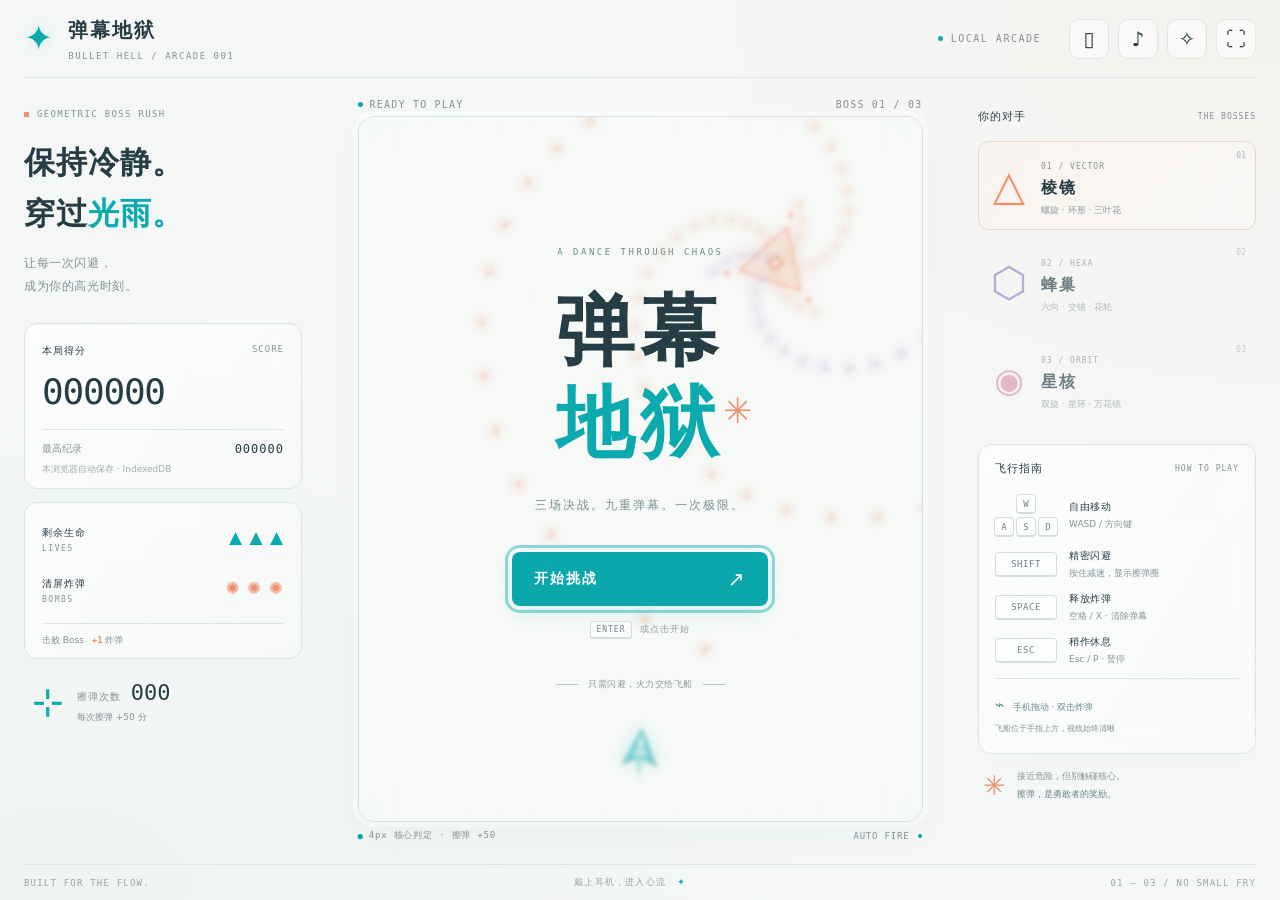
<file: index.html>
<!DOCTYPE html>
<html lang="zh-CN">
<head>
  <meta charset="UTF-8">
  <meta name="viewport" content="width=device-width, initial-scale=1, viewport-fit=cover">
  <meta name="theme-color" content="#f5f7f7">
  <meta name="description" content="弹幕地狱：浅色霓虹 Boss Rush 街机游戏。三场决战，九重弹幕。">
  <title>弹幕地狱 · BULLET HELL</title>
  <link rel="icon" href="data:image/svg+xml,%3Csvg xmlns='http://www.w3.org/2000/svg' viewBox='0 0 64 64'%3E%3Cpath fill='%2310b6ba' d='M32 5 56 55 32 43 8 55Z'/%3E%3C/svg%3E">
  <link rel="stylesheet" href="style.css">
  <link rel="stylesheet" href="responsive.css">
</head>
<body>
  <div class="app">
    <header class="header">
      <a class="brand" href="./" aria-label="弹幕地狱首页"><span class="brand-mark">✦</span><span>弹幕地狱<small>BULLET HELL / ARCADE 001</small></span></a>
      <div class="header-actions"><span class="local-tag"><i></i> LOCAL ARCADE</span><button id="layout-button" class="icon-button" title="专注竖屏布局" aria-label="专注竖屏布局" aria-pressed="false">▯</button><button id="sound-button" class="icon-button" title="切换音效 · M" aria-label="关闭音效" aria-pressed="true">♪</button><button id="fx-button" class="icon-button" title="减少闪光与震动" aria-label="减少闪光与震动" aria-pressed="false">✧</button><button id="fullscreen-button" class="icon-button" title="全屏" aria-label="全屏">⛶</button></div>
    </header>
    <main class="layout">
      <aside class="left-column">
        <div class="edition"><span class="tiny-square"></span> GEOMETRIC BOSS RUSH</div>
        <h1 class="tagline">保持冷静。<br>穿过<span>光雨。</span></h1>
        <p class="intro-copy">让每一次闪避，<br>成为你的高光时刻。</p>
        <section class="score-card glass"><div class="label">本局得分 <span>SCORE</span></div><div id="score" class="score-number">000000</div><div class="score-bottom"><span>最高纪录</span><strong id="best-score">000000</strong></div><div class="storage-note" id="storage-status">本浏览器自动保存</div></section>
        <section class="resources glass"><div class="resource-row"><div><span class="label">剩余生命</span><small>LIVES</small></div><div id="lives" class="resource-icons cyan">▲ ▲ ▲</div></div><div class="resource-row"><div><span class="label">清屏炸弹</span><small>BOMBS</small></div><div id="bombs" class="resource-icons orange">✺ ✺ ✺</div></div><div class="resource-foot">击败 Boss <b>+1</b> 炸弹</div></section>
        <div class="graze-card"><span class="graze-symbol">⊹</span><div><span class="label">擦弹次数</span><strong id="graze-count">000</strong><small>每次擦弹 +50 分</small></div></div>
      </aside>
      <section class="game-column" aria-label="游戏区域">
        <div class="arena-top"><span><i></i><span id="arena-status">READY TO PLAY</span></span><span id="run-counter">BOSS 01 / 03</span></div>
        <div id="mobile-hud" class="mobile-hud"><div><small>本局得分</small><strong id="mobile-score">000000</strong></div><div><small>最高纪录</small><strong id="mobile-best">000000</strong></div><div><small>生命</small><strong id="mobile-lives">▲▲▲</strong></div><div><small>炸弹</small><strong id="mobile-bombs">✺ 3</strong></div></div>
        <div class="arena" id="arena">
          <canvas id="game" width="640" height="800" tabindex="-1" aria-label="弹幕地狱游戏画面"></canvas>
          <div class="scanlines" aria-hidden="true"></div>
          <div id="boss-hud" class="boss-hud hidden"><div class="boss-hud-row"><span id="boss-name">01 / 棱镜</span><span id="phase-name">PHASE 01</span></div><div class="health-track"><div id="health-fill"></div><i></i><i></i></div><div class="pattern-name" id="pattern-name">螺旋序曲</div></div>
          <div id="overlay" class="overlay">
            <div id="start-screen" class="screen start-screen"><div class="menu-kicker">A DANCE THROUGH CHAOS</div><div class="menu-title">弹幕<span>地狱<span class="title-star">✳</span></span></div><p class="menu-subtitle">三场决战。九重弹幕。一次极限。</p><button id="start-button" class="primary-button">开始挑战 <span>↗</span></button><div class="start-hint"><span class="keyboard-hint"><kbd>ENTER</kbd> 或点击开始</span><span class="touch-hint">轻触开始 · 拖动飞行 · 双击炸弹</span></div><div class="menu-rule"><span></span> 只需闪避，火力交给飞船 <span></span></div></div>
            <div id="pause-screen" class="screen hidden"><div class="menu-kicker">TAKE A BREATH</div><h2>时间暂停。</h2><p>准备好了，就继续穿过光雨。</p><button id="resume-button" class="primary-button">继续挑战 <span>↗</span></button><button id="restart-paused" class="text-button">重新开始</button></div>
            <div id="end-screen" class="screen hidden"><div id="end-kicker" class="menu-kicker">SIGNAL LOST</div><h2 id="end-title">再试一次。</h2><p id="end-copy">每一次失败，都让下一次闪避更从容。</p><div id="record-tag" class="record-tag hidden">✦ NEW PERSONAL BEST</div><div class="end-score" id="end-score">000000</div><div class="end-stats"><span>击败 Boss <b id="end-bosses">0 / 3</b></span><span>擦弹 <b id="end-grazes">0</b></span><span>用时 <b id="end-time">00:00</b></span></div><button id="retry-button" class="primary-button">再次挑战 <span>↗</span></button><button id="home-button" class="text-button">返回标题</button></div>
          </div>
          <div class="battle-banner hidden" id="battle-banner"><small id="banner-kicker">BOSS 01</small><strong id="banner-title">棱镜</strong><span id="banner-copy">螺旋序曲</span></div>
        </div>
        <div class="touch-controls"><button id="touch-bomb" class="touch-bomb hidden" aria-label="释放炸弹"><span>✺</span><small>炸弹</small></button><div id="touch-pad" class="touch-pad" aria-label="飞船触控区"><span class="pad-dots">···</span><strong id="touch-instruction">在此拖动飞行</strong><small>手指不遮挡飞船 · 双击炸弹</small></div><button id="pause-button" class="arena-pause hidden" aria-label="暂停游戏" title="暂停 · P / Esc"><span>Ⅱ</span><small>暂停</small></button></div>
        <div class="arena-bottom"><span><span class="cyan">●</span> 4px 核心判定 · 擦弹 +50</span><span>AUTO FIRE <i></i></span></div>
      </section>
      <aside class="right-column">
        <div class="section-label">你的对手 <span>THE BOSSES</span></div>
        <div class="boss-list"><div class="boss-card active" data-boss="0"><div class="shape-icon triangle">△</div><div><small>01 / VECTOR</small><h3>棱镜</h3><p>螺旋 · 环形 · 三叶花</p></div><span class="boss-card-status">01</span></div><div class="boss-card" data-boss="1"><div class="shape-icon hexagon">⬡</div><div><small>02 / HEXA</small><h3>蜂巢</h3><p>六向 · 交错 · 花轮</p></div><span class="boss-card-status">02</span></div><div class="boss-card" data-boss="2"><div class="shape-icon circle">◉</div><div><small>03 / ORBIT</small><h3>星核</h3><p>双旋 · 星环 · 万花镜</p></div><span class="boss-card-status">03</span></div></div>
        <section class="controls glass"><div class="section-label">飞行指南 <span>HOW TO PLAY</span></div><div class="control-item"><div class="key-group"><kbd>W</kbd><span><kbd>A</kbd><kbd>S</kbd><kbd>D</kbd></span></div><div><b>自由移动</b><small>WASD / 方向键</small></div></div><div class="control-item"><kbd class="wide-key">SHIFT</kbd><div><b>精密闪避</b><small>按住减速，显示擦弹圈</small></div></div><div class="control-item"><kbd class="wide-key">SPACE</kbd><div><b>释放炸弹</b><small>空格 / X · 清除弹幕</small></div></div><div class="control-item"><kbd class="wide-key">ESC</kbd><div><b>稍作休息</b><small>Esc / P · 暂停</small></div></div><div class="touch-guide"><span>⌁</span> 手机拖动 · 双击炸弹<br><small>飞船位于手指上方，视线始终清晰</small></div></section>
        <div class="tip"><span>✳</span><p>接近危险，但别触碰核心。<br><b>擦弹，是勇敢者的奖励。</b></p></div>
      </aside>
    </main>
    <footer><span>BUILT FOR THE FLOW.</span><span>戴上耳机，进入心流 <span class="footer-star">✦</span></span><span>01 — 03 / NO SMALL FRY</span></footer>
  </div>
  <script src="game.js"></script>
</body>
</html>
</file>
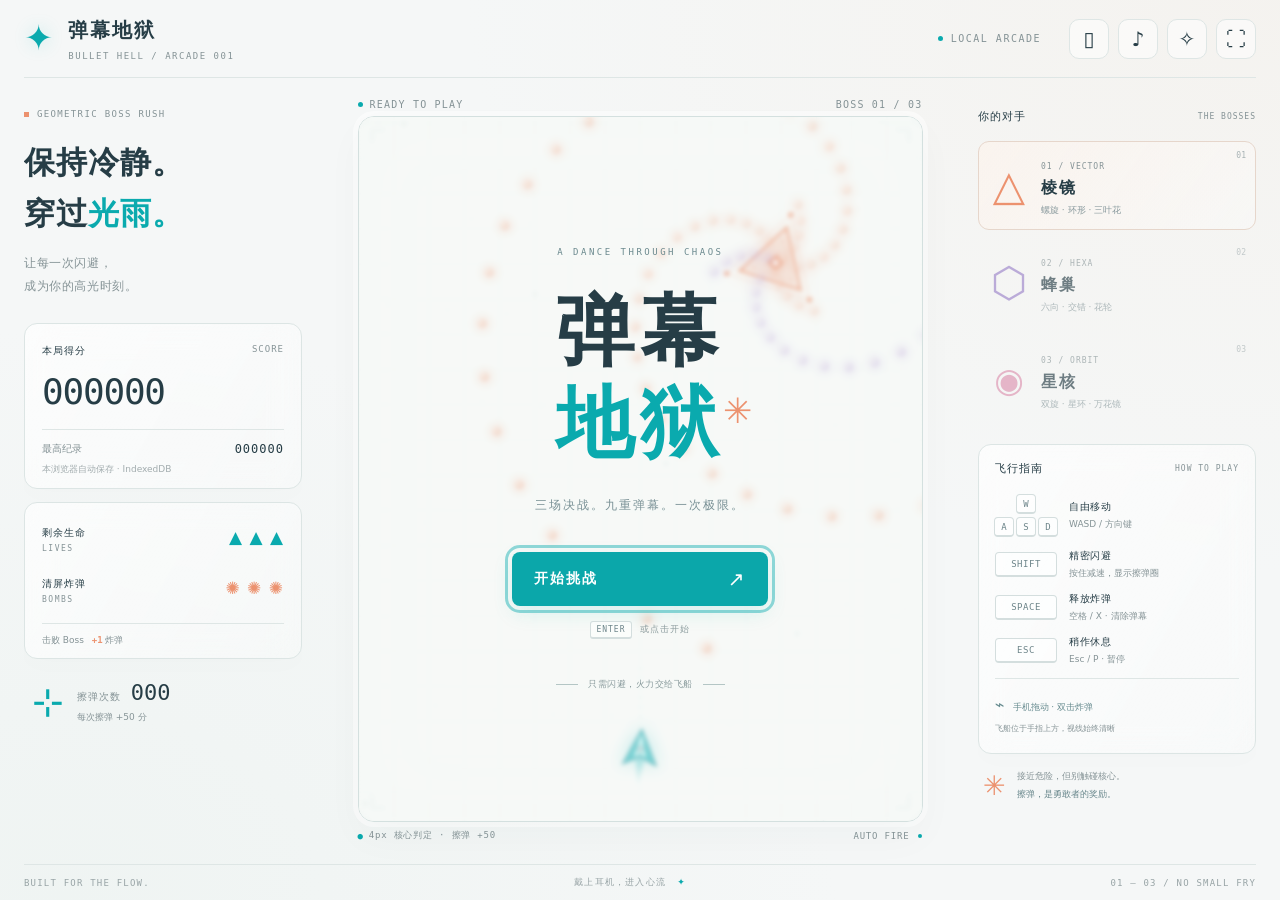
<file: 弹幕地狱.html>
<!DOCTYPE html>
<html lang="zh-CN">
<head>
  <meta charset="UTF-8">
  <meta name="viewport" content="width=device-width, initial-scale=1, viewport-fit=cover">
  <meta name="theme-color" content="#f5f7f7">
  <meta name="description" content="弹幕地狱：浅色霓虹 Boss Rush 街机游戏。三场决战，九重弹幕。">
  <title>弹幕地狱 · BULLET HELL</title>
  <link rel="icon" href="data:image/svg+xml,%3Csvg xmlns='http://www.w3.org/2000/svg' viewBox='0 0 64 64'%3E%3Cpath fill='%2310b6ba' d='M32 5 56 55 32 43 8 55Z'/%3E%3C/svg%3E">
  <style>@charset "UTF-8";
:root{--bg:#f5f7f7;--ink:#263d46;--muted:#859396;--line:#dee6e5;--cyan:#0aaaae;--orange:#ec926f;--purple:#9b83c9;--mono:"Cascadia Code","Consolas",monospace;--sans:"Microsoft YaHei","PingFang SC",system-ui,sans-serif}
*{box-sizing:border-box}html,body{margin:0;min-height:100%;background:var(--bg);color:var(--ink);font-family:var(--sans)}body{background:radial-gradient(ellipse at 5% 100%,#e9f1ee80,transparent 45%),radial-gradient(ellipse at 100% 0,#f4eee780,transparent 45%),var(--bg)}button,a{-webkit-tap-highlight-color:transparent}button{font:inherit;cursor:pointer;border:0}button:focus-visible,a:focus-visible{outline:3px solid #0aaaae70;outline-offset:4px}button{transition:background .18s,transform .18s,box-shadow .18s}button:hover{transform:translateY(-1px)}button:active{transform:translateY(1px)}a{color:inherit;text-decoration:none}.app{max-width:1240px;padding:0 34px;margin:auto}.header{height:102px;display:flex;align-items:center;justify-content:space-between;border-bottom:1px solid var(--line);margin-bottom:26px}.brand{display:flex;gap:13px;align-items:center;font-size:20px;font-weight:800;letter-spacing:2px}.brand-mark{font-size:35px;color:var(--cyan);line-height:1;filter:drop-shadow(0 0 9px #08b4b73b)}.brand small{display:block;font-family:var(--mono);font-size:9px;letter-spacing:1.5px;margin-top:7px;font-weight:400;color:var(--muted)}.header-actions{display:flex;align-items:center;gap:9px}.local-tag{font:10px var(--mono);letter-spacing:1.5px;color:var(--muted);margin-right:19px;display:flex;align-items:center;gap:8px}.local-tag i,.arena-top i{width:5px;height:5px;border-radius:50%;background:var(--cyan);display:inline-block}.icon-button{background:#ffffff90;width:36px;height:36px;border:1px solid var(--line);border-radius:10px;color:var(--ink);font-size:20px}.icon-button[aria-pressed=false]#sound-button{color:var(--muted);text-decoration:line-through}.icon-button#fx-button[aria-pressed=true]{color:var(--cyan);background:#ddf3f0}.layout{display:grid;grid-template-columns:minmax(190px,1fr) minmax(300px,560px) minmax(200px,1fr);gap:30px;align-items:start}.left-column,.right-column{padding-top:29px}.edition{font:9px var(--mono);letter-spacing:1.35px;color:var(--muted);display:flex;align-items:center;gap:8px}.tiny-square{width:5px;height:5px;background:var(--orange)}.tagline{font-size:31px;line-height:1.65;letter-spacing:1px;margin:18px 0 13px;font-weight:700}.tagline span{color:var(--cyan)}.intro-copy{font-size:12px;color:var(--muted);line-height:1.9;margin:0 0 25px;letter-spacing:.6px}.glass{border:1px solid #dce5e4;background:linear-gradient(120deg,#ffffffb0,#ffffff50);border-radius:13px;box-shadow:0 8px 24px #26444c03;backdrop-filter:blur(15px)}.score-card{padding:20px 17px 12px}.label{font-size:10px;letter-spacing:1px}.label span{font:9px var(--mono);color:var(--muted);float:right}.score-number{font:36px var(--mono);letter-spacing:-1.2px;margin:13px 0 17px}.score-bottom{display:flex;justify-content:space-between;align-items:center;border-top:1px solid var(--line);padding-top:12px;color:var(--muted);font-size:10px}.score-bottom strong{font:12px var(--mono);letter-spacing:1px;color:var(--ink)}.storage-note{font-size:9px;color:#a1abad;margin-top:7px}.resources{margin-top:13px;padding:18px 17px 11px}.resource-row{display:flex;align-items:center;justify-content:space-between;margin-bottom:19px}.resource-row small{display:block;font:8px var(--mono);letter-spacing:1.5px;color:var(--muted);margin-top:4px}.resource-icons{font-size:17px;white-space:nowrap;letter-spacing:2px}.cyan{color:var(--cyan)}.orange{color:var(--orange)}.resource-icons .spent{opacity:.16}.resource-foot{border-top:1px solid var(--line);padding-top:10px;font-size:9px;color:var(--muted)}.resource-foot b{color:var(--orange);font-family:var(--mono);margin-left:5px}.graze-card{display:flex;gap:13px;margin:21px 8px 0;align-items:center}.graze-symbol{font-size:38px;color:var(--cyan);font-weight:200}.graze-card .label{color:var(--muted)}.graze-card strong{font:22px var(--mono);margin-left:10px}.graze-card small{display:block;color:var(--muted);font-size:9px;margin-top:6px}.game-column{min-width:0;justify-self:center;width:100%;max-width:calc((100dvh - 202px)*.8)}.arena-top,.arena-bottom{display:flex;align-items:center;justify-content:space-between;font:9px var(--mono);letter-spacing:1.2px;color:var(--muted);height:26px}.arena-top>span:first-child{display:flex;gap:7px;align-items:center}.arena{position:relative;width:100%;aspect-ratio:4/5;border:1px solid #d4e0df;border-radius:16px;overflow:hidden;background:#f8faf8;box-shadow:0 16px 38px #27474f08,0 0 0 5px #fff8;isolation:isolate;touch-action:none}.arena canvas{display:block;width:100%;height:100%;touch-action:none}.scanlines{position:absolute;inset:0;pointer-events:none;z-index:5;opacity:.24;background:repeating-linear-gradient(0deg,#435a6412 0,#435a6412 1px,transparent 1px,transparent 4px);mix-blend-mode:multiply}.scanlines:after{content:"";position:absolute;inset:0;box-shadow:inset 0 0 75px #68899112}.arena-bottom{height:31px;font-size:8px;letter-spacing:.8px}.arena-bottom span{display:flex;align-items:center;gap:5px}.arena-bottom i{width:4px;height:4px;border-radius:50%;background:var(--cyan);margin-left:4px}.overlay{position:absolute;inset:0;z-index:6;display:flex;align-items:center;justify-content:center;background:#f8faf86b;backdrop-filter:blur(2px)}.overlay.hidden,.hidden{display:none!important}.screen{text-align:center;padding:26px;width:100%;max-width:390px}.menu-kicker{font:9px var(--mono);letter-spacing:2.5px;color:#6b898e;margin-bottom:28px}.menu-title{text-align:left;font-size:78px;font-weight:900;letter-spacing:6px;line-height:1.18;width:max-content;margin:0 auto;position:relative}.menu-title>span{display:block;color:var(--cyan);position:relative}.title-star{font-size:35px;color:var(--orange);position:absolute;right:-34px;top:14px;font-weight:400;animation:star-turn 16s linear infinite}.menu-subtitle{font-size:11px;letter-spacing:2px;color:#6f8588;margin:25px 0 36px}.primary-button{display:flex;align-items:center;justify-content:space-between;width:100%;max-width:256px;margin:0 auto;padding:17px 22px;background:#0ba7aa;color:white;font-weight:700;letter-spacing:2px;border-radius:8px;font-size:14px;box-shadow:0 7px 20px #0ba7aa20}.primary-button:hover{background:#099599;box-shadow:0 9px 24px #0ba7aa33}.primary-button span{font-size:20px;font-weight:400;line-height:1}.start-hint{font-size:9px;color:#8b9b9d;margin-top:15px;letter-spacing:1px}.start-hint kbd{font-size:8px;margin-right:5px;min-width:0;height:18px;padding:2px 5px;border-radius:3px}.menu-rule{display:flex;justify-content:center;align-items:center;gap:10px;font-size:9px;color:#899a9c;margin-top:39px;letter-spacing:.5px}.menu-rule span{width:22px;height:1px;background:#b4c6c5}.screen h2{font-size:36px;letter-spacing:1px;margin:0 0 18px}.screen p{font-size:11px;color:#799095;line-height:1.9}.screen:not(.start-screen) .primary-button{margin-top:24px}.text-button{font-size:11px;background:transparent;color:#809497;padding:14px;letter-spacing:1px}.end-score{font:46px var(--mono);color:var(--cyan);margin:20px 0}.record-tag{font:9px var(--mono);letter-spacing:1px;color:var(--orange);margin-top:20px}.end-stats{display:flex;justify-content:center;gap:23px;font-size:9px;color:#8a9b9e}.end-stats b{display:block;font:12px var(--mono);color:var(--ink);margin-top:6px}.boss-hud{position:absolute;z-index:3;left:24px;right:24px;top:20px;pointer-events:none}.boss-hud-row{display:flex;justify-content:space-between;font:11px var(--mono);letter-spacing:1px}.boss-hud-row #boss-name{font-family:var(--sans);font-size:12px;font-weight:600}.health-track{height:5px;background:#dce5e5;border-radius:3px;margin-top:9px;position:relative;overflow:hidden}.health-track>div{height:100%;width:100%;background:var(--orange);transition:width .08s linear}.health-track i{position:absolute;top:0;height:100%;width:2px;background:#f8faf8;left:33%}.health-track i:nth-of-type(2){left:66%}.pattern-name{font-size:9px;letter-spacing:1px;color:#8c9b9e;margin-top:7px}.arena-pause{position:absolute;right:16px;bottom:17px;z-index:4;background:#ffffffa0;border:1px solid #dae6e4;border-radius:8px;color:#6c9295;width:30px;height:30px;font-size:14px}.battle-banner{position:absolute;inset:37% 0 auto;text-align:center;pointer-events:none;z-index:4;background:#f8faf8b0;padding:24px 10px;animation:banner-in .3s ease-out}.battle-banner small{display:block;font:10px var(--mono);letter-spacing:3px;color:var(--muted)}.battle-banner strong{display:block;font-size:32px;letter-spacing:6px;margin:10px 0}.battle-banner span{font-size:11px;color:var(--cyan);letter-spacing:2px}.section-label{font-size:11px;letter-spacing:1px;display:flex;justify-content:space-between;align-items:center}.section-label>span{font:8px var(--mono);letter-spacing:1px;color:var(--muted)}.boss-list{margin-top:17px;display:flex;flex-direction:column;gap:12px}.boss-card{display:flex;align-items:center;gap:12px;position:relative;padding:16px 10px;border:1px solid transparent;border-radius:11px;opacity:.65;transition:opacity .3s,border-color .3s}.boss-card.active{opacity:1;border-color:#e6d6cb;background:linear-gradient(125deg,#fcf3ecb0,#ffffff50)}.boss-card.defeated{opacity:.5}.shape-icon{font-size:42px;width:40px;line-height:1;text-align:center;font-family:var(--sans);flex-shrink:0}.triangle{color:var(--orange)}.hexagon{color:var(--purple)}.circle{color:#dc92af;font-size:34px}.boss-card small{font:8px var(--mono);letter-spacing:1px;color:var(--muted)}.boss-card h3{font-size:16px;margin:5px 0;font-weight:600;letter-spacing:2px}.boss-card p{font-size:9px;color:#87989c;white-space:nowrap;margin:0}.boss-card-status{position:absolute;right:9px;top:9px;font:8px var(--mono);color:#a6b1b3}.controls{margin-top:27px;padding:18px 16px}.controls .section-label{margin-bottom:21px}.control-item{display:flex;align-items:center;gap:12px;margin:16px 0}.control-item b{display:block;font-size:10px;font-weight:500;letter-spacing:.5px}.control-item small{display:block;font-size:9px;color:var(--muted);margin-top:4px;white-space:nowrap}kbd{display:inline-flex;align-items:center;justify-content:center;font:9px var(--mono);min-width:20px;height:20px;border:1px solid #d4dede;border-bottom-width:2px;border-radius:4px;color:#6d858a;background:#fff8}.key-group{width:62px;display:flex;flex-direction:column;align-items:center;gap:3px;flex-shrink:0}.key-group span{display:flex;gap:2px}.wide-key{width:62px;flex-shrink:0;height:25px;letter-spacing:.5px}.touch-guide{font-size:9px;border-top:1px solid var(--line);padding-top:14px;color:#688c90;line-height:1.9}.touch-guide>span{font-size:16px;margin-right:5px}.touch-guide small{font-size:8px;color:var(--muted)}.tip{display:flex;gap:11px;align-items:center;margin:17px 5px}.tip>span{color:var(--orange);font-size:27px}.tip p{color:var(--muted);font-size:9px;line-height:1.9;margin:0}.tip b{font-weight:400;color:#67868b}footer{display:flex;align-items:center;justify-content:space-between;height:63px;border-top:1px solid var(--line);margin-top:24px;font:8px var(--mono);letter-spacing:1.2px;color:#98a4a6}footer>span:nth-child(2){font-family:var(--sans);font-size:9px}.footer-star{color:var(--cyan);margin-left:7px}.touch-bomb{position:absolute;bottom:14px;left:15px;z-index:4;background:#fff9;border:1px solid #ead2c1;color:var(--orange);width:41px;height:41px;border-radius:50%;font-size:25px}.mobile-hud{position:absolute;left:17px;right:55px;bottom:22px;font:10px var(--mono);letter-spacing:1px;display:none;justify-content:space-between;pointer-events:none;z-index:3}.mobile-hud span:nth-child(2){color:var(--cyan)}.mobile-hud span:nth-child(3){color:var(--orange)}
@keyframes star-turn{to{transform:rotate(360deg)}}@keyframes banner-in{from{opacity:0;transform:translateY(8px)}to{opacity:1;transform:translateY(0)}}
.game-column{max-width:calc((100dvh - 276px)*.8)}.boss-card{padding-top:12px;padding-bottom:12px}.boss-list{gap:8px}.controls{margin-top:20px;padding-top:16px;padding-bottom:16px}.controls .section-label{margin-bottom:18px}.control-item{margin:12px 0}.touch-guide{padding-top:11px}.tip{margin-top:14px}
@media(min-width:951px) and (max-height:800px){.header{height:76px;margin-bottom:17px}.game-column{max-width:calc((100dvh - 213px)*.8)}.left-column,.right-column{padding-top:15px}.tagline{font-size:27px;margin:11px 0}.intro-copy{margin-bottom:15px}.score-card{padding-top:14px}.resources{padding-top:12px}.controls{margin-top:18px;padding:14px}.control-item{margin:11px 0}.boss-card{padding-top:12px;padding-bottom:12px}.boss-list{gap:5px}.tip{margin-top:10px}footer{height:45px;margin-top:14px}.score-number{font-size:31px;margin-bottom:12px}.graze-card{margin-top:14px}}
@media(max-width:1100px){.app{padding:0 24px}.layout{gap:20px;grid-template-columns:190px minmax(260px,1fr) 200px}.tagline{font-size:28px}.score-number{font-size:31px}.controls{padding:17px 12px}.control-item{gap:9px}.boss-card{gap:8px;padding-left:7px}.shape-icon{width:32px;font-size:34px}}
@media(max-width:950px){.app{padding:0 18px}.layout{grid-template-columns:180px minmax(260px,1fr);max-width:760px;margin:auto;gap:28px}.right-column{display:none}.game-column{max-width:calc((100dvh - 190px)*.8)}.header{height:84px;margin-bottom:18px}footer{margin-top:17px;height:48px}footer>span:last-child{display:none}}
@media(max-width:640px){.app{padding:0 12px;padding-top:env(safe-area-inset-top)}.header{height:65px;margin-bottom:8px}.brand{font-size:16px;gap:8px;letter-spacing:1px}.brand-mark{font-size:27px}.brand small{font-size:7px;letter-spacing:1px;margin-top:4px}.header-actions{gap:5px}.local-tag{display:none}.icon-button{width:30px;height:30px;font-size:17px;border-radius:7px}.layout{display:flex;justify-content:center}.left-column{display:none}.game-column{max-width:min(100%,calc((100dvh - 147px - env(safe-area-inset-top) - env(safe-area-inset-bottom))*.8))}.arena-top{font-size:8px;height:21px;letter-spacing:1px}.arena{border-radius:12px}.arena-bottom{font-size:7px;height:25px;letter-spacing:0}.mobile-hud:not(.hidden){display:flex;left:64px;right:57px;bottom:26px;font-size:10px}.touch-bomb:not(.hidden){display:block}.menu-title{font-size:clamp(52px,15vw,76px)}.menu-kicker{font-size:8px;letter-spacing:1.6px;margin-bottom:23px}.menu-subtitle{font-size:9px;letter-spacing:1px;margin:22px 0 29px}.screen{padding:20px}.primary-button{font-size:12px;padding:15px 18px;max-width:220px}.menu-rule{margin-top:28px;font-size:8px;gap:6px}.screen h2{font-size:29px}.screen p{font-size:10px}.end-score{font-size:37px}.end-stats{gap:17px}.boss-hud{top:15px;left:16px;right:16px}.boss-hud-row{font-size:9px}.boss-hud-row #boss-name{font-size:10px}footer{height:32px;margin-top:6px;font-size:7px;letter-spacing:.5px}footer>span:nth-child(2){font-size:8px}footer>span:last-child{display:none}.start-hint{font-size:8px}.arena-pause{bottom:17px;width:30px;height:30px}}
@media(pointer:fine){.touch-bomb{display:none!important}}@media(prefers-reduced-motion:reduce){*{animation:none!important;transition:none!important}}
</style>
  <style>/* One viewport, one flight area. The playfield adapts without stretching its geometry. */
:root { --app-height: 100dvh; --content-height: 640px; }
html, body { height: 100%; min-height: 0; overflow: hidden; overscroll-behavior: none; }
body { -webkit-text-size-adjust: 100%; user-select: none; -webkit-user-select: none; }
.app {
  height: var(--app-height); min-height: 0; max-width: 1400px;
  display: grid; grid-template-rows: 78px minmax(0, 1fr) 36px; gap: 14px;
  padding: env(safe-area-inset-top, 0px) max(24px, env(safe-area-inset-right, 0px)) env(safe-area-inset-bottom, 0px) max(24px, env(safe-area-inset-left, 0px));
}
.header { height: auto; min-height: 0; margin: 0; }
.layout { width: 100%; min-width: 0; min-height: 0; margin: 0; max-width: none; gap: 28px; align-items: start; grid-template-columns: minmax(190px, 1fr) minmax(0, 620px) minmax(200px, 1fr); }
.left-column, .right-column { min-width: 0; max-height: 100%; padding-top: 17px; overflow: auto; scrollbar-width: thin; scrollbar-color: #a4c4c440 transparent; }
.game-column { position: relative; min-width: 0; width: min(100%, calc((var(--content-height) - 52px) * .8)); max-width: none; }
.arena-top { height: 24px; font-size: 10px; }
.arena { aspect-ratio: 4 / 5; width: 100%; container-type: size; }
.arena canvas { outline: none; }
.arena-bottom { height: 28px; font-size: 9px; }
footer { height: auto; min-height: 0; margin: 0; font-size: 9px; }
.icon-button { width: 40px; height: 40px; flex: 0 0 auto; }
.icon-button#layout-button[aria-pressed="true"] { color: var(--cyan); background: #ddf3f0; }
.touch-hint, .touch-pad { display: none; }
.screen { padding: 24px; max-width: 410px; }
.screen p { font-size: 12px; }
.primary-button { min-height: 48px; }
.text-button { min-height: 44px; }
.overlay { overflow: auto; scrollbar-width: none; }
.overlay::-webkit-scrollbar { display: none; }
.boss-hud { top: 16px; left: 20px; right: 20px; }
.boss-hud-row { font-size: 11px; }
.boss-hud-row #boss-name { font-size: 13px; }
.pattern-name { font-size: 10px; }
.resource-icons { letter-spacing: 1px; }
.resource-icons .reserve-count { font: 10px var(--mono); letter-spacing: 0; margin-left: 2px; }
.mobile-hud { display: none; position: static; }
.touch-controls { position: absolute; right: 14px; bottom: 42px; z-index: 7; }
.touch-bomb { display: none; }
.arena-pause { position: static; width: 36px; height: 36px; min-width: 36px; padding: 0; }
.arena-pause span { display: block; }
.arena-pause small { display: none; }
.touch-pad { touch-action: none; -webkit-touch-callout: none; }
.touch-pad.active { background: #def4f080; border-color: #9acdcc; }
.touch-bomb:disabled { opacity: .35; cursor: default; transform: none; }

@media (max-height: 850px) {
  .app { grid-template-rows: 64px minmax(0, 1fr) 30px; gap: 10px; }
  .left-column, .right-column { padding-top: 10px; }
  .tagline { font-size: 28px; margin: 12px 0; }
  .intro-copy { margin-bottom: 16px; }
  .score-card { padding: 16px 16px 12px; }
  .score-number { font-size: 32px; margin: 12px 0; }
  .resources { padding: 14px 16px 10px; }
  .resource-row { margin-bottom: 14px; }
  .graze-card { margin-top: 15px; }
  .boss-list { margin-top: 12px; gap: 4px; }
  .boss-card { padding: 10px 8px; }
  .controls { margin-top: 14px; padding: 14px; }
  .controls .section-label { margin-bottom: 14px; }
  .control-item { margin: 10px 0; gap: 10px; }
  .tip { margin-top: 11px; }
}
@media (max-height: 710px) {
  .app { grid-template-rows: 54px minmax(0, 1fr) 24px; gap: 8px; }
  .intro-copy, .tip, .touch-guide { display: none; }
  .tagline { font-size: 24px; line-height: 1.5; margin: 8px 0 13px; }
  .edition { font-size: 8px; letter-spacing: .7px; }
  .score-number { font-size: 28px; }
  .controls { margin-top: 10px; padding: 12px; }
  .control-item { margin: 9px 0; }
  .boss-card { padding-top: 7px; padding-bottom: 7px; }
  .boss-list { gap: 2px; }
}
.medium-layout .layout { grid-template-columns: 210px minmax(0, 1fr); gap: 24px; }
.medium-layout .right-column { display: none; }
.medium-layout footer > span:last-child { display: none; }

/* Compact is chosen for phones, narrow portrait windows, and the optional focus view. */
.compact-layout .app {
  max-width: 780px; padding-left: max(10px, env(safe-area-inset-left, 0px)); padding-right: max(10px, env(safe-area-inset-right, 0px));
  grid-template-rows: 60px minmax(0, 1fr) 24px; gap: 6px;
}
.compact-layout .layout { display: block; height: 100%; }
.compact-layout .left-column, .compact-layout .right-column { display: none; }
.compact-layout .game-column {
  width: 100%; max-width: none; height: 100%; min-height: 0;
  display: grid; grid-template-rows: 20px 47px minmax(0, 1fr) 64px;
}
.compact-layout .arena { aspect-ratio: auto; height: 100%; min-height: 0; border-radius: 14px; box-shadow: 0 0 0 3px #fff7; }
.compact-layout .arena-top { grid-row: 1; }
.compact-layout .mobile-hud { grid-row: 2; }
.compact-layout .arena { grid-row: 3; }
.compact-layout .touch-controls { grid-row: 4; }
.compact-layout .arena-top { height: 20px; font-size: 9px; letter-spacing: .7px; }
.compact-layout .arena-top #arena-status { white-space: nowrap; overflow: hidden; text-overflow: ellipsis; max-width: 48vw; }
.compact-layout .arena-bottom { display: none; }
.compact-layout .brand { font-size: 17px; gap: 8px; letter-spacing: 1px; }
.compact-layout .brand small { font-size: 7px; letter-spacing: .8px; margin-top: 3px; }
.compact-layout .brand-mark { font-size: 28px; }
.compact-layout .header-actions { gap: 5px; }
.compact-layout .local-tag { display: none; }
.compact-layout .icon-button { width: 38px; height: 42px; font-size: 20px; border-radius: 9px; }
.compact-layout .mobile-hud {
  position: static; display: grid; grid-template-columns: 1.15fr 1.15fr 1fr .7fr; gap: 8px; width: 100%;
  padding: 5px 8px 7px; pointer-events: none; z-index: auto; letter-spacing: .5px;
}
.mobile-hud > div { min-width: 0; }
.mobile-hud small { display: block; font: 9px var(--sans); letter-spacing: .4px; color: #7f9396; margin-bottom: 4px; }
.mobile-hud strong { display: block; font: 14px var(--mono); font-weight: 500; color: var(--ink); white-space: nowrap; }
.mobile-hud > div:nth-child(3) strong { color: var(--cyan); letter-spacing: 2px; }
.mobile-hud > div:nth-child(4) strong { color: var(--orange); }
.compact-layout .touch-controls {
  position: static; display: grid; grid-template-columns: 58px minmax(0, 1fr) 58px; align-items: center; gap: 8px;
  height: 64px; min-height: 0; z-index: auto; padding: 7px 0 3px;
}
.compact-layout .touch-bomb, .compact-layout .arena-pause {
  display: flex !important; flex-direction: column; align-items: center; justify-content: center;
  position: static; width: 58px; height: 52px; min-height: 44px; border-radius: 12px;
  border: 1px solid #d5e4e1; background: #ffffffa0; margin: 0; padding: 0;
}
.compact-layout .touch-bomb.hidden, .compact-layout .arena-pause.hidden { visibility: hidden; }
.compact-layout .touch-bomb { border-color: #ecd6c6; color: var(--orange); }
.compact-layout .touch-bomb span { font-size: 23px; line-height: 1; }
.compact-layout .arena-pause span { font-size: 18px; line-height: 1; }
.compact-layout .touch-bomb small, .compact-layout .arena-pause small { display: block; font-size: 10px; margin-top: 3px; letter-spacing: 1px; }
.compact-layout .touch-pad {
  display: flex; align-items: center; justify-content: center; flex-direction: column; gap: 4px;
  min-width: 0; height: 52px; border: 1px dashed #b8d3d0; border-radius: 12px; background: #ffffff40; color: #679296;
}
.touch-pad strong { font-size: 11px; font-weight: 500; letter-spacing: 1px; }
.touch-pad small { font-size: 9px; color: #8ca4a5; white-space: nowrap; }
.pad-dots { display: none; }
.compact-layout .boss-hud { top: 12px; left: 15px; right: 15px; }
.compact-layout .boss-hud-row { font-size: 10px; letter-spacing: .6px; }
.compact-layout .boss-hud-row #boss-name { font-size: 12px; }
.compact-layout .health-track { height: 6px; margin-top: 8px; }
.compact-layout .pattern-name { font-size: 10px; margin-top: 6px; }
.compact-layout .screen { padding: 22px; max-width: 400px; }
.compact-layout .menu-title { font-size: clamp(58px, 17vw, 84px); }
.compact-layout .menu-kicker { font-size: 9px; margin-bottom: 25px; letter-spacing: 1.7px; }
.compact-layout .menu-subtitle { font-size: 11px; letter-spacing: 1px; margin: 24px 0 30px; }
.compact-layout .primary-button { max-width: 280px; min-height: 50px; font-size: 14px; padding: 14px 19px; }
.compact-layout .start-hint { font-size: 10px; margin-top: 16px; line-height: 1.7; letter-spacing: .5px; }
.compact-layout .menu-rule { font-size: 10px; margin-top: 28px; gap: 8px; }
.compact-layout .screen h2 { font-size: 32px; }
.compact-layout .screen p { font-size: 12px; }
.compact-layout .end-score { font-size: 42px; }
.compact-layout .end-stats { font-size: 10px; gap: 25px; }
.compact-layout footer { font-size: 8px; letter-spacing: .6px; }
.compact-layout footer > span:nth-child(2) { font-size: 9px; }
.compact-layout footer > span:last-child { display: none; }
.touch-device .keyboard-hint { display: none; }
.touch-device .touch-hint { display: inline; }
.compact-layout:not(.touch-device) .touch-pad { cursor: grab; }
.compact-layout:not(.touch-device) .touch-pad.active { cursor: grabbing; }
.focus-layout:not(.landscape-layout) .app { max-width: min(780px, calc((var(--app-height) - 227px) * .8 + 20px)); }
.touch-device.compact-layout:not(.focus-layout) #layout-button { display: none; }
.touch-device.compact-layout .icon-button { width: 44px; height: 44px; }
.touch-device.compact-layout.focus-layout .brand small { display: none; }

@media (max-width: 380px) {
  .compact-layout .app { padding-left: max(8px, env(safe-area-inset-left, 0px)); padding-right: max(8px, env(safe-area-inset-right, 0px)); }
  .compact-layout .brand { font-size: 15px; gap: 5px; }
  .compact-layout .brand small { font-size: 6px; letter-spacing: .2px; }
  .compact-layout .brand-mark { font-size: 24px; }
  .compact-layout .icon-button { width: 32px; height: 42px; font-size: 18px; }
  .compact-layout .header-actions { gap: 3px; }
  .compact-layout .mobile-hud { gap: 5px; }
  .mobile-hud strong { font-size: 12px; }
  .touch-pad strong { font-size: 10px; }
  .touch-pad small { font-size: 8px; }
}
.compact-layout.landscape-layout .app { max-width: 1100px; grid-template-rows: 48px minmax(0, 1fr); gap: 3px; }
.compact-layout.landscape-layout footer { display: none; }
.compact-layout.landscape-layout .game-column { grid-template-rows: 0px 30px minmax(0, 1fr) 52px; }
.compact-layout.landscape-layout .arena-top { display: none; }
.compact-layout.landscape-layout .mobile-hud { grid-template-columns: repeat(4, 1fr); padding: 2px 8px; align-items: center; }
.compact-layout.landscape-layout .mobile-hud > div { display: flex; align-items: baseline; gap: 8px; }
.compact-layout.landscape-layout .mobile-hud small { margin: 0; }
.compact-layout.landscape-layout .touch-controls { height: 52px; padding: 4px 0; }
.compact-layout.landscape-layout .touch-bomb, .compact-layout.landscape-layout .arena-pause, .compact-layout.landscape-layout .touch-pad { height: 44px; }
.compact-layout.landscape-layout .icon-button { height: 44px; }
.compact-layout.landscape-layout .brand small { display: none; }
.compact-layout.landscape-layout .touch-bomb, .compact-layout.landscape-layout .arena-pause { flex-direction: row; gap: 5px; }
.compact-layout.landscape-layout .touch-bomb small, .compact-layout.landscape-layout .arena-pause small { margin: 0; }
.compact-layout.landscape-layout .touch-pad { flex-direction: row; gap: 12px; }

@container (max-height: 490px) {
  .screen .menu-title { font-size: 58px; }
  .screen .menu-kicker { margin-bottom: 15px; }
  .screen .menu-subtitle { margin: 18px 0 22px; }
  .screen .menu-rule { margin-top: 19px; }
  .screen .end-score { margin: 13px 0; }
  .screen .record-tag { margin-top: 8px; }
  .screen h2 { font-size: 29px; margin-bottom: 12px; }
}
@container (max-height: 350px) {
  .screen { padding: 12px 20px; }
  .screen .menu-title { font-size: 42px; letter-spacing: 3px; }
  .screen .menu-title > span { display: inline; }
  .screen .title-star { font-size: 23px; right: -28px; top: 6px; }
  .screen .menu-kicker, .screen .menu-rule, .screen .start-hint { display: none; }
  .screen .menu-subtitle { margin: 12px 0 17px; font-size: 10px; }
  .screen .primary-button { min-height: 44px; padding-top: 10px; padding-bottom: 10px; }
  .screen:not(.start-screen) .primary-button { margin-top: 13px; }
  .screen h2 { font-size: 25px; margin-bottom: 7px; }
  .screen p { font-size: 10px; margin: 7px 0; }
  .screen .end-score { font-size: 30px; margin: 8px 0; }
  .screen .end-stats { gap: 20px; font-size: 9px; }
  .screen .record-tag { font-size: 8px; margin-top: 5px; }
  .screen .text-button { padding: 10px; }
  .screen:not(.start-screen) { display: grid; grid-template-columns: 1fr 1fr; column-gap: 16px; row-gap: 6px; max-width: 620px; align-items: center; }
  .screen:not(.start-screen) h2, .screen:not(.start-screen) p, .screen .record-tag { grid-column: 1 / -1; }
  .screen .end-score { grid-column: 1; }
  .screen .end-stats { grid-column: 2; gap: 14px; }
  .screen .end-stats b { font-size: 11px; }
  .screen:not(.start-screen) .primary-button { grid-column: 1; margin-top: 0; }
  .screen:not(.start-screen) .text-button { grid-column: 2; }
}
@container (max-height: 240px) {
  .screen:not(.start-screen) { padding: 10px 18px; row-gap: 4px; }
  .screen:not(.start-screen) p { display: none; }
  .screen h2 { font-size: 24px; margin: 0; }
  .screen .end-score { margin: 4px 0; }
  .screen .record-tag { margin: 0; }
}
@media (hover: none) { button:hover { transform: none; } }
</style>
</head>
<body>
  <div class="app">
    <header class="header">
      <a class="brand" href="./" aria-label="弹幕地狱首页"><span class="brand-mark">✦</span><span>弹幕地狱<small>BULLET HELL / ARCADE 001</small></span></a>
      <div class="header-actions"><span class="local-tag"><i></i> LOCAL ARCADE</span><button id="layout-button" class="icon-button" title="专注竖屏布局" aria-label="专注竖屏布局" aria-pressed="false">▯</button><button id="sound-button" class="icon-button" title="切换音效 · M" aria-label="关闭音效" aria-pressed="true">♪</button><button id="fx-button" class="icon-button" title="减少闪光与震动" aria-label="减少闪光与震动" aria-pressed="false">✧</button><button id="fullscreen-button" class="icon-button" title="全屏" aria-label="全屏">⛶</button></div>
    </header>
    <main class="layout">
      <aside class="left-column">
        <div class="edition"><span class="tiny-square"></span> GEOMETRIC BOSS RUSH</div>
        <h1 class="tagline">保持冷静。<br>穿过<span>光雨。</span></h1>
        <p class="intro-copy">让每一次闪避，<br>成为你的高光时刻。</p>
        <section class="score-card glass"><div class="label">本局得分 <span>SCORE</span></div><div id="score" class="score-number">000000</div><div class="score-bottom"><span>最高纪录</span><strong id="best-score">000000</strong></div><div class="storage-note" id="storage-status">本浏览器自动保存</div></section>
        <section class="resources glass"><div class="resource-row"><div><span class="label">剩余生命</span><small>LIVES</small></div><div id="lives" class="resource-icons cyan">▲ ▲ ▲</div></div><div class="resource-row"><div><span class="label">清屏炸弹</span><small>BOMBS</small></div><div id="bombs" class="resource-icons orange">✺ ✺ ✺</div></div><div class="resource-foot">击败 Boss <b>+1</b> 炸弹</div></section>
        <div class="graze-card"><span class="graze-symbol">⊹</span><div><span class="label">擦弹次数</span><strong id="graze-count">000</strong><small>每次擦弹 +50 分</small></div></div>
      </aside>
      <section class="game-column" aria-label="游戏区域">
        <div class="arena-top"><span><i></i><span id="arena-status">READY TO PLAY</span></span><span id="run-counter">BOSS 01 / 03</span></div>
        <div id="mobile-hud" class="mobile-hud"><div><small>本局得分</small><strong id="mobile-score">000000</strong></div><div><small>最高纪录</small><strong id="mobile-best">000000</strong></div><div><small>生命</small><strong id="mobile-lives">▲▲▲</strong></div><div><small>炸弹</small><strong id="mobile-bombs">✺ 3</strong></div></div>
        <div class="arena" id="arena">
          <canvas id="game" width="640" height="800" tabindex="-1" aria-label="弹幕地狱游戏画面"></canvas>
          <div class="scanlines" aria-hidden="true"></div>
          <div id="boss-hud" class="boss-hud hidden"><div class="boss-hud-row"><span id="boss-name">01 / 棱镜</span><span id="phase-name">PHASE 01</span></div><div class="health-track"><div id="health-fill"></div><i></i><i></i></div><div class="pattern-name" id="pattern-name">螺旋序曲</div></div>
          <div id="overlay" class="overlay">
            <div id="start-screen" class="screen start-screen"><div class="menu-kicker">A DANCE THROUGH CHAOS</div><div class="menu-title">弹幕<span>地狱<span class="title-star">✳</span></span></div><p class="menu-subtitle">三场决战。九重弹幕。一次极限。</p><button id="start-button" class="primary-button">开始挑战 <span>↗</span></button><div class="start-hint"><span class="keyboard-hint"><kbd>ENTER</kbd> 或点击开始</span><span class="touch-hint">轻触开始 · 拖动飞行 · 双击炸弹</span></div><div class="menu-rule"><span></span> 只需闪避，火力交给飞船 <span></span></div></div>
            <div id="pause-screen" class="screen hidden"><div class="menu-kicker">TAKE A BREATH</div><h2>时间暂停。</h2><p>准备好了，就继续穿过光雨。</p><button id="resume-button" class="primary-button">继续挑战 <span>↗</span></button><button id="restart-paused" class="text-button">重新开始</button></div>
            <div id="end-screen" class="screen hidden"><div id="end-kicker" class="menu-kicker">SIGNAL LOST</div><h2 id="end-title">再试一次。</h2><p id="end-copy">每一次失败，都让下一次闪避更从容。</p><div id="record-tag" class="record-tag hidden">✦ NEW PERSONAL BEST</div><div class="end-score" id="end-score">000000</div><div class="end-stats"><span>击败 Boss <b id="end-bosses">0 / 3</b></span><span>擦弹 <b id="end-grazes">0</b></span><span>用时 <b id="end-time">00:00</b></span></div><button id="retry-button" class="primary-button">再次挑战 <span>↗</span></button><button id="home-button" class="text-button">返回标题</button></div>
          </div>
          <div class="battle-banner hidden" id="battle-banner"><small id="banner-kicker">BOSS 01</small><strong id="banner-title">棱镜</strong><span id="banner-copy">螺旋序曲</span></div>
        </div>
        <div class="touch-controls"><button id="touch-bomb" class="touch-bomb hidden" aria-label="释放炸弹"><span>✺</span><small>炸弹</small></button><div id="touch-pad" class="touch-pad" aria-label="飞船触控区"><span class="pad-dots">···</span><strong id="touch-instruction">在此拖动飞行</strong><small>手指不遮挡飞船 · 双击炸弹</small></div><button id="pause-button" class="arena-pause hidden" aria-label="暂停游戏" title="暂停 · P / Esc"><span>Ⅱ</span><small>暂停</small></button></div>
        <div class="arena-bottom"><span><span class="cyan">●</span> 4px 核心判定 · 擦弹 +50</span><span>AUTO FIRE <i></i></span></div>
      </section>
      <aside class="right-column">
        <div class="section-label">你的对手 <span>THE BOSSES</span></div>
        <div class="boss-list"><div class="boss-card active" data-boss="0"><div class="shape-icon triangle">△</div><div><small>01 / VECTOR</small><h3>棱镜</h3><p>螺旋 · 环形 · 三叶花</p></div><span class="boss-card-status">01</span></div><div class="boss-card" data-boss="1"><div class="shape-icon hexagon">⬡</div><div><small>02 / HEXA</small><h3>蜂巢</h3><p>六向 · 交错 · 花轮</p></div><span class="boss-card-status">02</span></div><div class="boss-card" data-boss="2"><div class="shape-icon circle">◉</div><div><small>03 / ORBIT</small><h3>星核</h3><p>双旋 · 星环 · 万花镜</p></div><span class="boss-card-status">03</span></div></div>
        <section class="controls glass"><div class="section-label">飞行指南 <span>HOW TO PLAY</span></div><div class="control-item"><div class="key-group"><kbd>W</kbd><span><kbd>A</kbd><kbd>S</kbd><kbd>D</kbd></span></div><div><b>自由移动</b><small>WASD / 方向键</small></div></div><div class="control-item"><kbd class="wide-key">SHIFT</kbd><div><b>精密闪避</b><small>按住减速，显示擦弹圈</small></div></div><div class="control-item"><kbd class="wide-key">SPACE</kbd><div><b>释放炸弹</b><small>空格 / X · 清除弹幕</small></div></div><div class="control-item"><kbd class="wide-key">ESC</kbd><div><b>稍作休息</b><small>Esc / P · 暂停</small></div></div><div class="touch-guide"><span>⌁</span> 手机拖动 · 双击炸弹<br><small>飞船位于手指上方，视线始终清晰</small></div></section>
        <div class="tip"><span>✳</span><p>接近危险，但别触碰核心。<br><b>擦弹，是勇敢者的奖励。</b></p></div>
      </aside>
    </main>
    <footer><span>BUILT FOR THE FLOW.</span><span>戴上耳机，进入心流 <span class="footer-star">✦</span></span><span>01 — 03 / NO SMALL FRY</span></footer>
  </div>
  <script>(() => {
  'use strict';
  const TAU = Math.PI * 2;
  let W = 640, H = 800, flightTop = 85, bossBaseY = 148;
  const $ = id => document.getElementById(id);
  const canvas = $('game'), ctx = canvas.getContext('2d', { alpha: false });
  const palette = ['#ed926d', '#a281cd', '#df84a8', '#41a8bc', '#d8ac53'];
  const bosses = [
    { name: '棱镜', code: 'VECTOR', shape: 3, color: palette[0], hp: 1150, patterns: ['螺旋序曲', '环形回响', '三叶绽放'] },
    { name: '蜂巢', code: 'HEXA', shape: 6, color: palette[1], hp: 1500, patterns: ['六向折射', '交错光环', '六瓣花轮'] },
    { name: '星核', code: 'ORBIT', shape: 0, color: palette[2], hp: 1850, patterns: ['双生螺旋', '星环共振', '万花镜终章'] }
  ];
  const clamp = (v, lo, hi) => Math.max(lo, Math.min(hi, v));
  const format = n => String(Math.floor(n)).padStart(6, '0');
  const timeText = s => `${String(Math.floor(s / 60)).padStart(2, '0')}:${String(Math.floor(s % 60)).padStart(2, '0')}`;
  const keys = new Set();
  let bullets = [], shots = [], particles = [], floaters = [], rings = [];
  let mode = 'title', boss = null, player = null, bossIndex = 0, defeated = 0;
  let score = 0, best = 0, bestAtStart = 0, grazes = 0, lives = 3, bombs = 3;
  let clock = 0, elapsed = 0, intro = 0, transition = 0, shotTimer = 0;
  let shake = 0, flash = 0, bombWave = 0, slowFlash = 0, hudDirty = true;
  let soundEnabled = true, reducedFX = matchMedia('(prefers-reduced-motion: reduce)').matches;
  let db = null, savePending = 0, savePromise = Promise.resolve(), persistence = 'loading';
  let frameId = 0, lastTime = performance.now(), accumulator = 0, bannerUntil = 0;
  let pointer = null, lastTap = null, hitSoundAt = -1, grazeSoundAt = -1;
  let viewportFrame = 0, focusLayout = false, renderDpr = 1;
  const primaryPointer = matchMedia('(pointer: coarse)');
  let touchDevice = primaryPointer.matches;
  try { focusLayout = localStorage.getItem('danmaku-focus-layout') === 'true'; } catch {}

  function fitDisplay() {
    viewportFrame = 0;
    touchDevice = primaryPointer.matches;
    const viewport = window.visualViewport;
    const height = viewport && viewport.scale === 1 ? viewport.height : innerHeight;
    const compact = focusLayout || innerWidth < 780 || (touchDevice && innerWidth < 1180) || height < 560;
    document.body.classList.toggle('compact-layout', compact);
    document.body.classList.toggle('focus-layout', focusLayout);
    document.body.classList.toggle('medium-layout', !compact && innerWidth < 1100);
    document.body.classList.toggle('landscape-layout', innerWidth > height && height < 600);
    document.body.classList.toggle('touch-device', touchDevice);
    $('touch-instruction').textContent = touchDevice ? '在此拖动飞行' : 'WASD / 方向键移动';
    $('touch-pad').querySelector('small').textContent = touchDevice ? '手指不遮挡飞船 · 双击炸弹' : 'SHIFT 精密闪避 · 空格炸弹';
    document.documentElement.style.setProperty('--app-height', `${Math.round(height)}px`);
    document.documentElement.style.setProperty('--content-height', `${document.querySelector('.layout').clientHeight}px`);
    $('layout-button').setAttribute('aria-pressed', String(focusLayout));
    $('layout-button').title = focusLayout ? '恢复自动布局' : '专注竖屏布局';
    const width = canvas.clientWidth, canvasHeight = canvas.clientHeight;
    if (!width || !canvasHeight) return;
    const ratio = canvasHeight / width;
    const nextW = ratio >= 1.25 ? 640 : 800 / ratio;
    const nextH = ratio >= 1.25 ? 640 * ratio : 800;
    const sx = nextW / W, sy = nextH / H;
    if (Math.abs(nextW - W) > .5 || Math.abs(nextH - H) > .5) {
      for (const entity of [...bullets, ...shots, ...particles, ...floaters, ...rings]) {
        entity.x *= sx; entity.y *= sy;
        if ('px' in entity) { entity.px *= sx; entity.py *= sy; }
        if ('previousY' in entity) entity.previousY *= sy;
        if ('vx' in entity) { entity.vx *= sx; entity.vy *= sy; }
      }
      if (player) { player.x *= sx; player.y *= sy; }
      if (boss) boss.x *= sx;
      W = nextW; H = nextH; pointer = null; lastTap = null;
      $('touch-pad').classList.remove('active');
      for (const shot of shots) shot.life = Math.max(shot.life, (H + 100) / 860);
    }
    const scale = width / W;
    // Reserve the visible health HUD, rather than a fixed number of logical pixels.
    const hudBottom = Math.max(70, $('boss-hud').offsetHeight + (compact ? 12 : 16) + 8);
    flightTop = Math.max(85, hudBottom / scale + 12);
    bossBaseY = Math.max(148, hudBottom / scale + 86);
    if (player) { player.x = clamp(player.x, 18, W - 18); player.y = clamp(player.y, flightTop, H - 28); }
    if (boss) boss.y = bossBaseY + Math.sin(boss.t * .72) * 21;
    // Limit backing pixels on high-DPI devices, while preserving crisp, uniform geometry.
    renderDpr = Math.min(devicePixelRatio || 1, 2, Math.sqrt(2200000 / (width * canvasHeight)));
    const rw = Math.round(width * renderDpr), rh = Math.round(canvasHeight * renderDpr);
    if (canvas.width !== rw || canvas.height !== rh) { canvas.width = rw; canvas.height = rh; }
    hudDirty = true;
  }
  function scheduleDisplay() { if (!viewportFrame) viewportFrame = requestAnimationFrame(fitDisplay); }

  // Best scores use an atomic read/compare/write transaction so another tab cannot lower the record.
  const storageReady = new Promise(resolve => {
    try {
      const request = indexedDB.open('danmaku-hell', 1);
      request.onupgradeneeded = () => request.result.createObjectStore('records', { keyPath: 'id' });
      request.onsuccess = () => {
        db = request.result;
        db.onversionchange = () => { db.close(); db = null; };
        const tx = db.transaction('records', 'readonly');
        const get = tx.objectStore('records').get('best');
        get.onsuccess = () => { best = Math.max(best, Number(get.result?.score) || 0); hudDirty = true; };
        tx.oncomplete = () => { persistence = 'indexeddb'; updateStorageLabel(); resolve(); if (savePending) persistScore(savePending); };
        tx.onerror = () => storageFallback(resolve);
      };
      request.onerror = () => storageFallback(resolve);
      request.onblocked = () => { $('storage-status').textContent = '请关闭旧游戏标签页以启用存档'; };
    } catch { storageFallback(resolve); }
  });
  function storageFallback(resolve) {
    persistence = 'localstorage';
    try { best = Math.max(best, Number(localStorage.getItem('danmaku-best')) || 0); } catch { persistence = 'unavailable'; }
    hudDirty = true; updateStorageLabel(); resolve();
  }
  function updateStorageLabel() {
    $('storage-status').textContent = persistence === 'indexeddb' ? '本浏览器自动保存 · IndexedDB' : persistence === 'localstorage' ? '本浏览器自动保存 · 备用存储' : '当前浏览器无法保存纪录';
  }
  function persistScore(value) {
    savePending = Math.max(savePending, value);
    if (persistence === 'loading') return savePromise;
    if (!db) {
      if (persistence === 'localstorage') try {
        const stored = Number(localStorage.getItem('danmaku-best')) || 0;
        localStorage.setItem('danmaku-best', String(Math.max(stored, value))); savePending = 0;
      } catch { persistence = 'unavailable'; updateStorageLabel(); }
      return savePromise;
    }
    savePromise = new Promise(resolve => {
      try {
        const tx = db.transaction('records', 'readwrite'), store = tx.objectStore('records');
        const get = store.get('best');
        get.onsuccess = () => {
          const high = Math.max(Number(get.result?.score) || 0, value);
          store.put({ id: 'best', score: high, updated: Date.now() });
          best = Math.max(best, high); hudDirty = true;
        };
        tx.oncomplete = () => { if (savePending <= value) savePending = 0; resolve(); };
        tx.onerror = () => { persistence = 'unavailable'; updateStorageLabel(); resolve(); };
      } catch { persistence = 'unavailable'; updateStorageLabel(); resolve(); }
    });
    return savePromise;
  }

  class Sound {
    constructor() { this.context = null; this.master = null; this.noiseBuffer = null; }
    unlock() {
      if (!soundEnabled) return;
      try {
        if (!this.context) {
          const Audio = window.AudioContext || window.webkitAudioContext;
          if (!Audio) return;
          this.context = new Audio(); this.master = this.context.createGain();
          this.master.gain.value = .30; this.master.connect(this.context.destination);
          this.noiseBuffer = this.context.createBuffer(1, this.context.sampleRate * 1.1, this.context.sampleRate);
          const data = this.noiseBuffer.getChannelData(0);
          for (let i = 0; i < data.length; i++) data[i] = Math.random() * 2 - 1;
        }
        if (this.context.state === 'suspended') this.context.resume().catch(() => {});
      } catch { /* Gameplay remains available when an audio device is absent. */ }
    }
    tone(freq, endFreq, duration, gain, type = 'sine', delay = 0) {
      if (!soundEnabled || !this.context || this.context.state !== 'running') return;
      const t = this.context.currentTime + delay, o = this.context.createOscillator(), g = this.context.createGain();
      o.type = type; o.frequency.setValueAtTime(freq, t); o.frequency.exponentialRampToValueAtTime(Math.max(30, endFreq), t + duration);
      g.gain.setValueAtTime(.001, t); g.gain.linearRampToValueAtTime(gain, t + .006); g.gain.exponentialRampToValueAtTime(.001, t + duration);
      o.connect(g); g.connect(this.master); o.start(t); o.stop(t + duration + .02);
      o.onended = () => { o.disconnect(); g.disconnect(); };
    }
    noise(duration, gain) {
      if (!soundEnabled || !this.context || this.context.state !== 'running') return;
      const t = this.context.currentTime, s = this.context.createBufferSource(), g = this.context.createGain(), f = this.context.createBiquadFilter();
      s.buffer = this.noiseBuffer; f.type = 'lowpass'; f.frequency.setValueAtTime(2600, t); f.frequency.exponentialRampToValueAtTime(90, t + duration);
      g.gain.setValueAtTime(gain, t); g.gain.exponentialRampToValueAtTime(.001, t + duration);
      s.connect(f); f.connect(g); g.connect(this.master); s.start(t); s.stop(t + duration);
      s.onended = () => { s.disconnect(); f.disconnect(); g.disconnect(); };
    }
    play(name) {
      if (name === 'shoot') this.tone(880, 540, .07, .055, 'triangle');
      if (name === 'hit') this.tone(180, 80, .045, .10, 'triangle');
      if (name === 'graze') this.tone(1600, 2300, .075, .10);
      if (name === 'hurt') { this.noise(.38, .35); this.tone(240, 45, .42, .35, 'sawtooth'); }
      if (name === 'bomb') { this.noise(.85, .60); this.tone(125, 35, .8, .65); this.tone(650, 180, .6, .16, 'triangle'); }
      if (name === 'explode') { this.noise(1, .65); this.tone(180, 35, .8, .55); }
      if (name === 'phase') { [0, 1, 2].forEach(i => this.tone(330 + i * 110, 330 + i * 110, .17, .12, 'sine', i * .10)); }
      if (name === 'start') { [392, 523, 659, 784].forEach((f, i) => this.tone(f, f, .22, .13, 'triangle', i * .085)); }
      if (name === 'win') { [523, 659, 784, 1047, 784, 1047].forEach((f, i) => this.tone(f, f, .36, .19, 'triangle', i * .15)); }
      if (name === 'lose') { [330, 294, 220, 165].forEach((f, i) => this.tone(f, f, .35, .16, 'triangle', i * .18)); }
    }
  }
  const audio = new Sound();

  function updateHUD() {
    $('score').textContent = format(score); $('best-score').textContent = format(best);
    $('graze-count').textContent = String(grazes).padStart(3, '0');
    $('lives').innerHTML = Array.from({ length: 3 }, (_, i) => `<span class="${i >= lives ? 'spent' : ''}">▲</span>`).join(' ');
    $('bombs').innerHTML = Array.from({ length: 3 }, (_, i) => `<span class="${i >= bombs ? 'spent' : ''}">✺</span>`).join(' ') + (bombs > 3 ? `<small class="reserve-count">+${bombs - 3}</small>` : '');
    $('mobile-score').textContent = format(score); $('mobile-best').textContent = format(best); $('mobile-lives').textContent = '▲'.repeat(lives) + '△'.repeat(3 - lives);
    $('mobile-bombs').textContent = `✺ ${bombs}`;
    $('touch-bomb').disabled = bombs === 0 || mode !== 'playing';
    $('touch-bomb').setAttribute('aria-label', `释放炸弹，剩余 ${bombs} 颗`);
    $('run-counter').textContent = `BOSS ${String(Math.min(3, bossIndex + 1)).padStart(2, '0')} / 03`;
    document.querySelectorAll('.boss-card').forEach((card, i) => {
      card.classList.toggle('active', i === bossIndex && defeated < 3);
      card.classList.toggle('defeated', i < defeated);
      card.querySelector('.boss-card-status').textContent = i < defeated ? '✓' : String(i + 1).padStart(2, '0');
    });
    if (boss) {
      $('boss-name').textContent = `${String(bossIndex + 1).padStart(2, '0')} / ${boss.config.name}`;
      $('phase-name').textContent = `PHASE 0${boss.phase + 1} / 03`;
      $('pattern-name').textContent = boss.config.patterns[boss.phase];
      $('health-fill').style.width = `${Math.max(0, boss.hp / boss.config.hp * 100)}%`;
      $('health-fill').style.background = boss.config.color;
    }
    hudDirty = false;
  }
  function addScore(n) { score += n; best = Math.max(best, score); hudDirty = true; }
  function screens(id) {
    for (const name of ['start-screen', 'pause-screen', 'end-screen']) $(name).classList.toggle('hidden', name !== id);
    $('overlay').classList.toggle('hidden', !id);
  }
  function setGameplayUI(visible) {
    ['boss-hud', 'pause-button', 'touch-bomb'].forEach(id => $(id).classList.toggle('hidden', !visible));
  }
  function banner(kicker, title, copy, duration) {
    $('banner-kicker').textContent = kicker; $('banner-title').textContent = title; $('banner-copy').textContent = copy;
    $('battle-banner').classList.remove('hidden'); bannerUntil = clock + duration;
  }
  function newBoss(index) {
    const config = bosses[index]; bossIndex = index;
    boss = { config, hp: config.hp, x: W / 2, y: bossBaseY, t: 0, phase: 0, fire: 0, secondary: 0, cycle: 0, hurt: 0, shield: 0 };
    bullets = []; shots = []; intro = 2.0; transition = 0;
    player.invulnerable = Math.max(player.invulnerable, intro + .5);
    $('boss-hud').classList.remove('hidden');
    banner(`BOSS 0${index + 1} / ${config.code}`, config.name, config.patterns[0], 1.85);
    audio.play('phase'); hudDirty = true;
  }
  function start() {
    fitDisplay();
    audio.unlock(); audio.play('start'); keys.clear(); pointer = null; lastTap = null;
    bullets = []; shots = []; particles = []; floaters = []; rings = [];
    score = 0; bestAtStart = best; grazes = 0; lives = 3; bombs = 3; defeated = 0; elapsed = 0;
    shake = flash = bombWave = slowFlash = 0; shotTimer = 0; mode = 'playing';
    player = { x: W / 2, y: H - 140, radius: 2, invulnerable: 2.6, tilt: 0, focus: false };
    screens(null); setGameplayUI(true); $('arena-status').textContent = 'LIVE / STAY IN THE FLOW';
    newBoss(0); hudDirty = true; canvas.focus({ preventScroll: true }); scheduleDisplay();
  }
  function pause() {
    if (mode !== 'playing') return;
    mode = 'paused'; keys.clear(); pointer = null; hudDirty = true; $('touch-pad').classList.remove('active'); screens('pause-screen');
    $('arena-status').textContent = 'PAUSED / TAKE A BREATH'; $('resume-button').focus({ preventScroll: true });
  }
  function resume() {
    if (mode !== 'paused') return;
    mode = 'playing'; keys.clear(); pointer = null; hudDirty = true; screens(null); lastTime = performance.now(); accumulator = 0;
    $('arena-status').textContent = 'LIVE / STAY IN THE FLOW'; audio.unlock();
  }
  function finish(won) {
    if (mode !== 'playing') return;
    mode = won ? 'victory' : 'gameover'; pointer = null; keys.clear();
    persistScore(score); screens('end-screen'); setGameplayUI(false); $('battle-banner').classList.add('hidden');
    $('end-kicker').textContent = won ? 'ALL SYSTEMS CLEAR' : 'SIGNAL LOST';
    $('end-title').textContent = won ? '穿越了，地狱。' : '再试一次。';
    $('end-copy').textContent = won ? '三场决战结束。这片光雨，为你而绽放。' : '每一次失败，都让下一次闪避更从容。';
    $('end-score').textContent = format(score); $('end-bosses').textContent = `${defeated} / 3`;
    $('end-grazes').textContent = grazes; $('end-time').textContent = timeText(elapsed);
    $('record-tag').classList.toggle('hidden', score <= bestAtStart);
    $('arena-status').textContent = won ? 'COMPLETE / BEAUTIFULLY DONE' : 'GAME OVER / TRY AGAIN';
    audio.play(won ? 'win' : 'lose'); $('retry-button').focus({ preventScroll: true });
    if (won) { for (let i = 0; i < 7; i++) burst(80 + Math.random() * 480, 140 + Math.random() * 520, palette[i % 5], 30, 230); }
  }
  function home() {
    mode = 'title'; boss = null; player = null; bullets = []; shots = []; particles = []; rings = []; floaters = [];
    keys.clear(); pointer = null; bombWave = flash = shake = 0;
    $('battle-banner').classList.add('hidden'); screens('start-screen'); setGameplayUI(false);
    $('arena-status').textContent = 'READY TO PLAY'; $('start-button').focus({ preventScroll: true });
  }
  function burst(x, y, color, count = 16, speed = 100) {
    for (let i = 0; i < count; i++) {
      const angle = Math.random() * TAU, velocity = speed * (.25 + Math.random());
      particles.push({ x, y, vx: Math.cos(angle) * velocity, vy: Math.sin(angle) * velocity, life: .4 + Math.random() * .65, maxLife: 1.05, color, size: 1 + Math.random() * 3 });
    }
    if (particles.length > 650) particles.splice(0, particles.length - 650);
  }
  function popText(text, x, y, color = '#0aaaae') { floaters.push({ text, x, y, life: 1.2, color }); }
  function damagePlayer() {
    if (mode !== 'playing' || player.invulnerable > 0) return;
    lives--; hudDirty = true; audio.play('hurt');
    burst(player.x, player.y, '#12b7ba', 42, 210); rings.push({ x: player.x, y: player.y, r: 8, speed: 330, life: .55, color: '#18b4b6' });
    shake = .65; flash = .15;
    if (lives <= 0) { finish(false); return; }
    // A local safety bubble and 2.5 seconds of grace prevent a single pattern from taking several lives.
    bullets = bullets.filter(b => Math.hypot(b.x - player.x, b.y - player.y) > 105);
    player.invulnerable = 2.5; popText('核心受损', player.x, player.y - 30, '#cf6b73');
  }
  function useBomb() {
    if (mode !== 'playing' || bombs <= 0) return false;
    bombs--; hudDirty = true; audio.unlock(); audio.play('bomb');
    const cleared = bullets.length; addScore(cleared * 10);
    for (let i = 0; i < bullets.length; i += Math.max(1, Math.floor(bullets.length / 65))) burst(bullets[i].x, bullets[i].y, bullets[i].color, 3, 60);
    bullets = []; bombWave = 1.0; flash = .25; shake = .6; player.invulnerable = Math.max(player.invulnerable, 1.8);
    rings.push({ x: player.x, y: player.y, r: 0, speed: 1050, life: 1, color: '#0db8bd' });
    popText(`清屏 +${cleared * 10}`, player.x, player.y - 45);
    if (boss && intro <= 0 && transition <= 0) damageBoss(145);
    return true;
  }
  function damageBoss(amount) {
    if (!boss || intro > 0 || transition > 0 || boss.shield > 0) return;
    amount = Math.min(amount, boss.hp);
    boss.hp = Math.max(0, boss.hp - amount); boss.hurt = .055; hudDirty = true;
    addScore(amount * 2);
    if (boss.hp <= 0) { defeatBoss(); return; }
    const ratio = boss.hp / boss.config.hp;
    const nextPhase = ratio < .33 ? 2 : ratio < .66 ? 1 : 0;
    if (nextPhase !== boss.phase) {
      boss.phase = nextPhase; boss.fire = boss.secondary = boss.cycle = 0; boss.shield = .95;
      // New phases start clean, with a brief announcement rather than an instant overlapping barrage.
      for (let i = 0; i < bullets.length; i += 7) burst(bullets[i].x, bullets[i].y, bullets[i].color, 2, 30);
      bullets = []; rings.push({ x: boss.x, y: boss.y, r: 55, speed: 220, life: .8, color: boss.config.color });
      banner(`PHASE 0${nextPhase + 1} / 03`, boss.config.patterns[nextPhase], nextPhase === 2 ? '最终阶段 · 保持专注' : '攻击模式切换', .85);
      audio.play('phase');
    }
  }
  function defeatBoss() {
    const dead = boss; defeated++; bombs++; addScore(6000 + lives * 1000);
    bullets = []; shots = []; intro = 0; transition = 3.2; boss = null;
    burst(dead.x, dead.y, dead.config.color, 100, 290); burst(dead.x, dead.y, '#4ec3c6', 40, 190);
    rings.push({ x: dead.x, y: dead.y, r: 30, speed: 380, life: 1.2, color: dead.config.color });
    flash = .3; shake = .85; audio.play('explode'); player.invulnerable = 4;
    banner(`BOSS 0${bossIndex + 1} / CLEAR`, `${dead.config.name} · 击破`, '炸弹补充 +1', 2.6);
    $('boss-hud').classList.add('hidden'); hudDirty = true; persistScore(score);
  }
  function spawn(x, y, angle, speed, color, radius = 5, turn = 0, shape = 'orb') {
    bullets.push({ x, y, px: x, py: y, vx: Math.cos(angle) * speed, vy: Math.sin(angle) * speed, radius, color, turn, shape, grazed: false, age: 0 });
  }
  function ring(count, angle, speed, color, options = {}) {
    for (let i = 0; i < count; i++) {
      const a = angle + TAU * i / count;
      spawn(boss.x + Math.cos(a) * 18, boss.y + Math.sin(a) * 18, a, typeof speed === 'function' ? speed(a) : speed, color, options.radius || 5, options.turn || 0, options.shape || 'orb');
    }
  }
  function aimed(count, spacing, speed, color) {
    const a = Math.atan2(player.y - boss.y, player.x - boss.x);
    for (let i = 0; i < count; i++) spawn(boss.x, boss.y, a + (i - (count - 1) / 2) * spacing, speed, color, 5, 0, 'diamond');
  }
  function firePattern(dt) {
    const p = boss.phase, t = boss.t, c = boss.config.color;
    boss.fire -= dt; boss.secondary -= dt;
    if (bossIndex === 0) {
      if (p === 0 && boss.fire <= 0) { ring(3, t * 1.9, 145, c, { radius: 5 }); boss.fire += .10; }
      if (p === 1 && boss.fire <= 0) { ring(28, boss.cycle * .19, 128, boss.cycle % 2 ? palette[2] : c); boss.fire += .76; boss.cycle++; }
      if (p === 2 && boss.fire <= 0) { ring(36, t * .15, a => 130 + 62 * Math.pow(Math.sin(a * 3 + t * .7), 2), c, { turn: .07 }); boss.fire += .92; }
      if (boss.secondary <= 0) { aimed(p === 0 ? 3 : 5, .16, 180 + p * 15, palette[1]); boss.secondary += p === 2 ? 1.1 : 1.65; }
    } else if (bossIndex === 1) {
      if (p === 0 && boss.fire <= 0) {
        for (let i = 0; i < 6; i++) for (let j = -1; j <= 1; j++) spawn(boss.x, boss.y, i * TAU / 6 + Math.sin(t * .8) * .5 + j * .10, 138 + Math.abs(j) * 22, c, 5, 0, 'diamond');
        boss.fire += .39;
      }
      if (p === 1 && boss.fire <= 0) {
        ring(30, boss.cycle % 2 ? .105 : 0, 130, boss.cycle % 2 ? palette[3] : c, { turn: boss.cycle % 2 ? -.10 : .10 });
        boss.fire += .64; boss.cycle++;
      }
      if (p === 2 && boss.fire <= 0) { ring(42, t * .12, a => 115 + 82 * Math.pow(Math.sin(a * 3 + t * .3), 2), c, { radius: 5 }); boss.fire += .88; }
      if (boss.secondary <= 0) { aimed(p === 2 ? 7 : 3, .14, 210, palette[0]); boss.secondary += p === 2 ? 1.2 : 1.8; }
    } else {
      if (p === 0 && boss.fire <= 0) {
        ring(2, t * 2, 155, palette[2], { turn: .10 }); ring(2, -t * 2 + Math.PI / 2, 155, palette[1], { turn: -.10 }); boss.fire += .11;
      }
      if (p === 1 && boss.fire <= 0) {
        ring(36, boss.cycle * .135, 135, palette[2]); ring(18, -boss.cycle * .22, 190, palette[3], { radius: 4 }); boss.fire += .91; boss.cycle++;
      }
      if (p === 2 && boss.fire <= 0) {
        ring(56, t * .19, a => 122 + 92 * Math.pow(Math.cos(a * 3.5 + t * .5), 2), boss.cycle % 2 ? palette[1] : palette[2], { turn: boss.cycle % 2 ? -.10 : .10 });
        boss.fire += .97; boss.cycle++;
      }
      if (boss.secondary <= 0) { aimed(p === 2 ? 9 : 5, .12, 210, palette[4]); boss.secondary += p === 2 ? 1.05 : 1.7; }
    }
    // Bounded in case a browser resumes after throttling; off-screen bullets also expire.
    if (bullets.length > 1500) bullets.splice(0, bullets.length - 1500);
  }

  function update(dt) {
    clock += dt;
    if (mode !== 'paused') updateEffects(dt);
    if (bannerUntil && clock >= bannerUntil && mode !== 'paused') { $('battle-banner').classList.add('hidden'); bannerUntil = 0; }
    if (mode !== 'playing') return;
    elapsed += dt; player.invulnerable = Math.max(0, player.invulnerable - dt);
    player.focus = keys.has('ShiftLeft') || keys.has('ShiftRight');
    let dx = (keys.has('ArrowRight') || keys.has('KeyD') ? 1 : 0) - (keys.has('ArrowLeft') || keys.has('KeyA') ? 1 : 0);
    let dy = (keys.has('ArrowDown') || keys.has('KeyS') ? 1 : 0) - (keys.has('ArrowUp') || keys.has('KeyW') ? 1 : 0);
    const norm = Math.hypot(dx, dy); if (norm) { dx /= norm; dy /= norm; }
    const speed = player.focus ? 140 : 310;
    if (pointer && !norm) {
      const mx = pointer.targetX - player.x, my = pointer.targetY - player.y, distance = Math.hypot(mx, my);
      const step = Math.min(distance, Math.max(1800, H * 2) * dt);
      if (distance > .1) { player.x += mx / distance * step; player.y += my / distance * step; dx = clamp(mx / 40, -1, 1); }
    } else { player.x += dx * speed * dt; player.y += dy * speed * dt; }
    player.x = clamp(player.x, 18, W - 18); player.y = clamp(player.y, flightTop, H - 28);
    player.tilt += (dx * .23 - player.tilt) * Math.min(1, dt * 12);
    if (transition > 0) {
      transition -= dt;
      if (transition <= 0) { if (defeated === 3) { addScore(lives * 3000 + bombs * 500); finish(true); } else newBoss(bossIndex + 1); }
      return;
    }
    if (intro > 0) { intro -= dt; return; }
    if (boss) {
      boss.t += dt; boss.hurt = Math.max(0, boss.hurt - dt); boss.shield = Math.max(0, boss.shield - dt);
      const range = (bossIndex === 0 ? 105 : bossIndex === 1 ? 135 : 155) * W / 640;
      boss.x = W / 2 + Math.sin(boss.t * (.45 + bossIndex * .06)) * range;
      boss.y = bossBaseY + Math.sin(boss.t * .72) * 21;
      if (boss.shield <= 0 && bombWave <= 0) firePattern(dt);
      shotTimer -= dt;
      if (shotTimer <= 0) {
        for (const offset of [-9, 9]) shots.push({ x: player.x + offset, y: player.y - 18, previousY: player.y - 18, life: (H + 100) / 860 });
        shotTimer += .085; audio.play('shoot');
      }
    }
    for (let i = shots.length - 1; i >= 0; i--) {
      const s = shots[i]; s.previousY = s.y; s.y -= 860 * dt; s.life -= dt;
      if (boss && boss.shield <= 0 && Math.abs(s.x - boss.x) < 42 && s.y < boss.y + 42 && s.previousY > boss.y - 42) {
        shots.splice(i, 1); const bx = s.x, by = boss.y + 34;
        damageBoss(6); burst(bx, by, '#45bfc3', 2, 55);
        if (elapsed - hitSoundAt > .09) { audio.play('hit'); hitSoundAt = elapsed; }
        // defeatBoss clears the array; the loop index is reset to avoid reading an empty slot.
        if (!boss) break;
      } else if (s.y < -25 || s.life <= 0) shots.splice(i, 1);
    }
    if (!boss) return;
    if (player.invulnerable <= 0 && Math.hypot(player.x - boss.x, player.y - boss.y) < 39) damagePlayer();
    if (mode !== 'playing') return;
    for (let i = bullets.length - 1; i >= 0; i--) {
      const b = bullets[i]; b.px = b.x; b.py = b.y; b.age += dt;
      if (b.turn) { const a = b.turn * dt, cos = Math.cos(a), sin = Math.sin(a), vx = b.vx; b.vx = vx * cos - b.vy * sin; b.vy = vx * sin + b.vy * cos; }
      b.x += b.vx * dt; b.y += b.vy * dt;
      if (b.x < -50 || b.x > W + 50 || b.y < -70 || b.y > H + 50 || b.age > Math.max(12, H / 100 + 4)) { bullets.splice(i, 1); continue; }
      // Swept distance prevents tunnelling even when a projectile crosses the tiny core in one step.
      const lx = b.x - b.px, ly = b.y - b.py, l2 = lx * lx + ly * ly;
      const u = l2 ? clamp(((player.x - b.px) * lx + (player.y - b.py) * ly) / l2, 0, 1) : 0;
      const distance = Math.hypot(player.x - b.px - lx * u, player.y - b.py - ly * u);
      if (player.invulnerable <= 0 && distance < b.radius + player.radius) {
        bullets.splice(i, 1); damagePlayer();
        // The damage safety bubble replaces the array, so do not continue with stale indices.
        break;
      }
      if (player.invulnerable <= 0 && !b.grazed && distance < b.radius + 23 && distance >= b.radius + player.radius) {
        b.grazed = true; grazes++; addScore(50); burst(player.x, player.y, '#10b6ba', 4, 75);
        if (elapsed - grazeSoundAt > .09) { audio.play('graze'); grazeSoundAt = elapsed; }
        if (grazes % 4 === 1) popText('+50', player.x + 25, player.y - 15);
      }
    }
    if (savePending && elapsed % 5 < dt) persistScore(score);
    else if (score > bestAtStart && elapsed % 8 < dt) persistScore(score);
  }
  function updateEffects(dt) {
    shake = Math.max(0, shake - dt * 1.5); flash = Math.max(0, flash - dt); bombWave = Math.max(0, bombWave - dt);
    for (let i = particles.length - 1; i >= 0; i--) { const p = particles[i]; p.life -= dt; p.x += p.vx * dt; p.y += p.vy * dt; p.vx *= 1 - dt * 1.4; p.vy *= 1 - dt * 1.4; if (p.life <= 0) particles.splice(i, 1); }
    for (let i = rings.length - 1; i >= 0; i--) { rings[i].r += rings[i].speed * dt; rings[i].life -= dt; if (rings[i].life <= 0) rings.splice(i, 1); }
    for (let i = floaters.length - 1; i >= 0; i--) { floaters[i].life -= dt; floaters[i].y -= 25 * dt; if (floaters[i].life <= 0) floaters.splice(i, 1); }
  }

  const sprites = new Map();
  function bulletSprite(color, radius, shape) {
    const key = `${color}/${radius}/${shape}`; if (sprites.has(key)) return sprites.get(key);
    const off = document.createElement('canvas'); off.width = off.height = 48; const c = off.getContext('2d');
    const g = c.createRadialGradient(24, 24, radius, 24, 24, radius + 13);
    g.addColorStop(0, color + '85'); g.addColorStop(.35, color + '30'); g.addColorStop(1, color + '00');
    c.fillStyle = g; c.fillRect(0, 0, 48, 48);
    c.beginPath();
    if (shape === 'diamond') { c.moveTo(24, 24 - radius - 2); c.lineTo(24 + radius, 24); c.lineTo(24, 24 + radius + 2); c.lineTo(24 - radius, 24); c.closePath(); }
    else c.arc(24, 24, radius, 0, TAU);
    c.fillStyle = color; c.fill(); c.strokeStyle = color; c.lineWidth = 1.5; c.stroke();
    c.beginPath(); c.arc(22.6, 22.6, Math.max(1.2, radius * .43), 0, TAU); c.fillStyle = '#fffce9'; c.fill();
    sprites.set(key, off); return off;
  }
  function drawBullet(b, alpha = 1) { ctx.globalAlpha = alpha; ctx.drawImage(bulletSprite(b.color, b.radius, b.shape), b.x - 24, b.y - 24); }
  function polygon(sides, radius, angle = 0) {
    ctx.beginPath(); for (let i = 0; i < sides; i++) { const a = angle + i * TAU / sides; i ? ctx.lineTo(Math.cos(a) * radius, Math.sin(a) * radius) : ctx.moveTo(Math.cos(a) * radius, Math.sin(a) * radius); } ctx.closePath();
  }
  function drawBackground() {
    ctx.fillStyle = '#f7faf8'; ctx.fillRect(0, 0, W, H);
    ctx.strokeStyle = '#d4e4e233'; ctx.lineWidth = 1;
    const offset = mode === 'paused' ? 0 : clock * 7 % 40;
    ctx.beginPath(); for (let x = 0; x <= W; x += 40) { ctx.moveTo(x, 0); ctx.lineTo(x, H); }
    for (let y = offset - 40; y <= H; y += 40) { ctx.moveTo(0, y); ctx.lineTo(W, y); } ctx.stroke();
    ctx.fillStyle = '#98b8b93d';
    for (let i = 0; i < 46; i++) { const x = (i * 173.3 + 21) % W, y = (i * 113.7 + clock * (5 + i % 4)) % H; ctx.fillRect(x, y, 1.5, 1.5); }
    ctx.strokeStyle = '#a6c1c14d'; ctx.lineWidth = 1;
    for (let i = 0; i < 5; i++) { const x = (i * 149 + 51) % W, y = (i * 193 + clock * 8) % H; ctx.beginPath(); ctx.moveTo(x - 4, y); ctx.lineTo(x + 4, y); ctx.moveTo(x, y - 4); ctx.lineTo(x, y + 4); ctx.stroke(); }
    ctx.strokeStyle = '#b1cbcb70';
    for (const [x, y, sx, sy] of [[15,15,1,1],[W-15,15,-1,1],[15,H-15,1,-1],[W-15,H-15,-1,-1]]) { ctx.beginPath(); ctx.moveTo(x + sx * 14, y); ctx.lineTo(x,y); ctx.lineTo(x,y + sy * 14); ctx.stroke(); }
  }
  function drawBoss(b, decorative = false) {
    const c = b.config.color, t = decorative ? clock * .6 : b.t;
    ctx.save(); ctx.translate(b.x, b.y);
    ctx.shadowColor = c + '70'; ctx.shadowBlur = 22;
    if (!decorative && b.shield > 0) { ctx.globalAlpha = .5; ctx.strokeStyle = c; ctx.lineWidth = 1; ctx.beginPath(); ctx.arc(0, 0, 69, clock, clock + Math.PI * 1.5); ctx.stroke(); ctx.globalAlpha = 1; }
    ctx.rotate(t * (b.config.shape === 3 ? .5 : -.3));
    if (b.config.shape) {
      const n = b.config.shape; polygon(n, 57, -Math.PI / 2); ctx.strokeStyle = c + '60'; ctx.lineWidth = 1; ctx.stroke();
      polygon(n, 42, -Math.PI / 2); ctx.fillStyle = b.hurt > 0 ? '#ffffff' : c + '28'; ctx.fill(); ctx.lineWidth = 2.8; ctx.strokeStyle = c; ctx.stroke();
      ctx.shadowBlur = 0; polygon(n, 29, -Math.PI / 2); ctx.lineWidth = 1; ctx.strokeStyle = c + 'a0'; ctx.stroke();
      ctx.beginPath(); for (let i = 0; i < n; i++) { const a = -Math.PI / 2 + i * TAU / n; ctx.moveTo(0,0); ctx.lineTo(Math.cos(a)*42,Math.sin(a)*42); } ctx.strokeStyle = c + '55'; ctx.stroke();
      for (let i = 0; i < n; i++) { const a = -Math.PI / 2 + i * TAU / n; ctx.beginPath(); ctx.arc(Math.cos(a)*57,Math.sin(a)*57,3,0,TAU); ctx.fillStyle=c;ctx.fill(); }
    } else {
      ctx.beginPath(); ctx.arc(0,0,43,0,TAU); ctx.fillStyle = b.hurt > 0 ? '#fff' : c + '22'; ctx.fill(); ctx.strokeStyle = c; ctx.lineWidth = 2.5; ctx.stroke();
      ctx.shadowBlur = 0; ctx.beginPath(); ctx.arc(0,0,30,0,TAU); ctx.strokeStyle = c + '88'; ctx.lineWidth = 1; ctx.stroke();
      for(let i=0;i<3;i++){ctx.beginPath();ctx.arc(0,0,57,i*TAU/3,i*TAU/3+1.4);ctx.strokeStyle=c+'99';ctx.lineWidth=2;ctx.stroke();ctx.beginPath();ctx.arc(Math.cos(i*TAU/3)*57,Math.sin(i*TAU/3)*57,4,0,TAU);ctx.fillStyle=c;ctx.fill();}
      ctx.rotate(-t*.8); ctx.scale(1,.43);ctx.beginPath();ctx.arc(0,0,68,0,TAU);ctx.strokeStyle=c+'65';ctx.lineWidth=1.4;ctx.stroke();ctx.scale(1,1/.43);
    }
    ctx.shadowBlur = 13; ctx.shadowColor = c; polygon(4, 10, Math.PI / 4 + t); ctx.fillStyle=c;ctx.fill();ctx.shadowBlur=0;
    ctx.beginPath();ctx.arc(0,0,3,0,TAU);ctx.fillStyle='#fff';ctx.fill();ctx.restore();
  }
  function drawPlayer(p, decorative = false) {
    const blink = !decorative && p.invulnerable > 0 && Math.floor(clock * 13) % 2 === 0;
    ctx.save(); ctx.translate(p.x,p.y); ctx.rotate(p.tilt || 0); ctx.globalAlpha=blink?.40:1;
    const engine = 12 + Math.sin(clock * 32) * 5;
    const glow = ctx.createLinearGradient(0,9,0,42); glow.addColorStop(0,'#0fb5ba80');glow.addColorStop(1,'#0fb5ba00');
    ctx.fillStyle=glow;ctx.beginPath();ctx.moveTo(-5,11);ctx.lineTo(0,32+engine);ctx.lineTo(5,11);ctx.fill();
    ctx.shadowColor='#12b7bf75';ctx.shadowBlur=18;ctx.beginPath();ctx.moveTo(0,-22);ctx.lineTo(19,18);ctx.lineTo(0,9);ctx.lineTo(-19,18);ctx.closePath();ctx.fillStyle='#21b7bc';ctx.fill();
    ctx.strokeStyle='#0c8f9a';ctx.lineWidth=1.4;ctx.stroke();ctx.shadowBlur=0;
    ctx.beginPath();ctx.moveTo(0,-15);ctx.lineTo(6,9);ctx.lineTo(0,5);ctx.lineTo(-6,9);ctx.closePath();ctx.fillStyle='#a5eeeb';ctx.fill();
    ctx.strokeStyle='#fff';ctx.lineWidth=1;ctx.stroke();
    // The visible 4px white square is the actual 2px-radius core, not the ship silhouette.
    ctx.fillStyle='#fff';ctx.fillRect(-2,-2,4,4);ctx.strokeStyle='#0c697a';ctx.strokeRect(-2.5,-2.5,5,5);
    if (p.focus && !decorative) { ctx.globalAlpha=.7;ctx.setLineDash([3,5]);ctx.beginPath();ctx.arc(0,0,23,0,TAU);ctx.lineWidth=1;ctx.strokeStyle='#0aa7ad';ctx.stroke();ctx.setLineDash([]); }
    if (p.invulnerable > 0 && !decorative) {ctx.globalAlpha=.35;ctx.beginPath();ctx.arc(0,0,29,clock*2,clock*2+4.5);ctx.strokeStyle='#17b3bb';ctx.lineWidth=1.2;ctx.stroke();}
    ctx.restore();
  }
  function drawTitle() {
    // An animated attract screen gives an honest preview of the actual geometric art and projectiles.
    const bx=W*.74, by=bossBaseY;
    drawBoss({config:bosses[0],x:bx,y:by,t:clock*.5,hurt:0},true);
    for(let arm=0;arm<3;arm++)for(let i=0;i<34;i++){
      const r=(i*15+clock*25)%450,a=arm*TAU/3-i*.17+clock*.22;
      drawBullet({x:bx+Math.cos(a)*r,y:by+Math.sin(a)*r,color:arm===1?palette[1]:palette[0],radius:4,shape:'orb'},.28+Math.min(.22,r/1800));
    }
    ctx.globalAlpha=1;
    ctx.save();ctx.globalAlpha=.60;drawPlayer({x:W*.50,y:H-82,tilt:Math.sin(clock)*.08,invulnerable:0},true);ctx.restore();
    ctx.save();ctx.strokeStyle='#4fbdc447';ctx.setLineDash([3,8]);ctx.beginPath();ctx.moveTo(W*.5,H-117);ctx.lineTo(W*.5,H-177);ctx.stroke();ctx.restore();
  }
  function draw() {
    ctx.setTransform(canvas.width/W,0,0,canvas.height/H,0,0);ctx.globalAlpha=1;drawBackground();
    ctx.save();
    if(!reducedFX&&shake>0){const power=shake*shake*8;ctx.translate(Math.sin(clock*51)*power,Math.sin(clock*67)*power);}
    if(mode==='title'){drawTitle();}else{
      for(const s of shots){ctx.globalAlpha=.25;ctx.fillStyle='#11b8bf';ctx.fillRect(s.x-2,s.y-6,4,22);ctx.globalAlpha=1;ctx.fillStyle='#50cbd0';ctx.fillRect(s.x-1.5,s.y-11,3,18);ctx.fillStyle='#e6fffa';ctx.fillRect(s.x-.5,s.y-11,1,12);}
      for(const b of bullets)drawBullet(b);
      ctx.globalAlpha=1;if(boss)drawBoss(boss);if(player&&lives>0)drawPlayer(player);
    }
    for(const r of rings){ctx.globalAlpha=clamp(r.life,0,1)*.6;ctx.strokeStyle=r.color;ctx.lineWidth=2.5;ctx.beginPath();ctx.arc(r.x,r.y,r.r,0,TAU);ctx.stroke();}
    for(const p of particles){ctx.globalAlpha=clamp(p.life/p.maxLife,0,1);ctx.fillStyle=p.color;ctx.fillRect(p.x-p.size/2,p.y-p.size/2,p.size,p.size);}
    ctx.globalAlpha=1;ctx.textAlign='center';ctx.font='12px "Microsoft YaHei", sans-serif';
    for(const f of floaters){ctx.globalAlpha=clamp(f.life*1.6,0,1);ctx.fillStyle=f.color;ctx.fillText(f.text,f.x,f.y);}
    ctx.globalAlpha=1;ctx.restore();
    if(flash>0&&!reducedFX){ctx.fillStyle=`rgba(255,255,255,${Math.min(.48,flash*1.8)})`;ctx.fillRect(0,0,W,H);}
    if(hudDirty)updateHUD();
  }
  function frame(now) {
    const delta=Math.min(.10,(now-lastTime)/1000);lastTime=now;
    // Fixed 120Hz simulation keeps collision, diagonal speed and patterns consistent across refresh rates.
    if(mode!=='paused'){accumulator+=delta;while(accumulator>=1/120){update(1/120);accumulator-=1/120;}}
    draw();frameId=requestAnimationFrame(frame);
  }

  const prevented = new Set(['ArrowUp','ArrowDown','ArrowLeft','ArrowRight','Space','KeyW','KeyA','KeyS','KeyD','ShiftLeft','ShiftRight','KeyX','KeyP','Escape']);
  addEventListener('keydown',e=>{
    if(prevented.has(e.code))e.preventDefault();
    if(e.code==='KeyM'&&!e.repeat){toggleSound();return;}
    if((e.code==='Escape'||e.code==='KeyP')&&!e.repeat){mode==='paused'?resume():pause();return;}
    if(e.code==='Enter'&&!e.repeat&&e.target.tagName!=='BUTTON'){if(mode==='title'||mode==='gameover'||mode==='victory')start();else if(mode==='paused')resume();return;}
    if(mode!=='playing')return;
    keys.add(e.code);
    if((e.code==='Space'||e.code==='KeyX')&&!e.repeat)useBomb();
  });
  addEventListener('keyup',e=>keys.delete(e.code));
  addEventListener('blur',()=>{keys.clear();pointer=null;pause();persistScore(score);});
  document.addEventListener('visibilitychange',()=>{if(document.hidden){pause();persistScore(score);}lastTime=performance.now();accumulator=0;});
  addEventListener('pagehide',()=>persistScore(score));
  function pointerPosition(e) {
    const r=canvas.getBoundingClientRect();
    return {x:(e.clientX-r.left)/r.width*W,y:(e.clientY-r.top)/r.height*H,scaleX:W/r.width,scaleY:H/r.height,offset:74*H/r.height};
  }
  function pointerDown(e) {
    if(mode!=='playing'||pointer||(e.pointerType==='mouse'&&e.button!==0))return;
    e.preventDefault();audio.unlock();e.currentTarget.setPointerCapture(e.pointerId);
    const p=pointerPosition(e), direct=e.currentTarget===canvas&&e.pointerType!=='mouse';
    pointer={id:e.pointerId,kind:e.pointerType,source:e.currentTarget,direct,startX:e.clientX,startY:e.clientY,lastX:e.clientX,lastY:e.clientY,startAt:performance.now(),maxMove:0,targetX:direct?clamp(p.x,18,W-18):player.x,targetY:direct?clamp(p.y-p.offset,flightTop,H-28):player.y};
    $('touch-pad').classList.toggle('active',e.currentTarget===$('touch-pad'));
  }
  function pointerMove(e) {
    if(!pointer||pointer.id!==e.pointerId)return;e.preventDefault();const p=pointerPosition(e);
    if(pointer.direct){pointer.targetX=clamp(p.x,18,W-18);pointer.targetY=clamp(p.y-p.offset,flightTop,H-28);}
    else{
      const gain=e.pointerType==='mouse'?1:1.2;
      pointer.targetX=clamp(pointer.targetX+(e.clientX-pointer.lastX)*p.scaleX*gain,18,W-18);
      pointer.targetY=clamp(pointer.targetY+(e.clientY-pointer.lastY)*p.scaleY*gain,flightTop,H-28);
    }
    pointer.lastX=e.clientX;pointer.lastY=e.clientY;
    pointer.maxMove=Math.max(pointer.maxMove,Math.hypot(e.clientX-pointer.startX,e.clientY-pointer.startY));
  }
  function pointerUp(e){
    if(!pointer||pointer.id!==e.pointerId)return;e.preventDefault();
    const now=performance.now();
    if(e.type==='pointerup'&&pointer.kind!=='mouse'&&pointer.maxMove<15&&now-pointer.startAt<270){
      if(lastTap&&lastTap.source===pointer.source&&now-lastTap.time<320&&Math.hypot(e.clientX-lastTap.x,e.clientY-lastTap.y)<55){useBomb();lastTap=null;}
      else lastTap={time:now,x:e.clientX,y:e.clientY,source:pointer.source};
    }else lastTap=null;
    pointer=null;$('touch-pad').classList.remove('active');
  }
  for(const surface of [canvas,$('touch-pad')]){
    surface.addEventListener('pointerdown',pointerDown);surface.addEventListener('pointermove',pointerMove);
    surface.addEventListener('pointerup',pointerUp);surface.addEventListener('pointercancel',pointerUp);
    surface.addEventListener('lostpointercapture',e=>{if(pointer?.id===e.pointerId){pointer=null;$('touch-pad').classList.remove('active');}});
    surface.addEventListener('contextmenu',e=>e.preventDefault());
  }
  function toggleSound(){soundEnabled=!soundEnabled;$('sound-button').setAttribute('aria-pressed',String(soundEnabled));$('sound-button').setAttribute('aria-label',soundEnabled?'关闭音效':'开启音效');if(soundEnabled){audio.unlock();audio.play('graze');}}
  $('sound-button').addEventListener('click',toggleSound);
  $('fx-button').setAttribute('aria-pressed',String(reducedFX));
  $('fx-button').addEventListener('click',()=>{reducedFX=!reducedFX;$('fx-button').setAttribute('aria-pressed',String(reducedFX));});
  $('layout-button').addEventListener('click',()=>{focusLayout=!focusLayout;try{localStorage.setItem('danmaku-focus-layout',String(focusLayout));}catch{}fitDisplay();draw();});
  $('fullscreen-button').addEventListener('click',async()=>{try{if(document.fullscreenElement)await document.exitFullscreen();else await document.documentElement.requestFullscreen({navigationUI:'hide'});}catch{focusLayout=true;fitDisplay();$('fullscreen-button').title='已切换为专注竖屏布局';}});
  $('start-button').addEventListener('click',start);$('retry-button').addEventListener('click',start);$('restart-paused').addEventListener('click',start);
  $('resume-button').addEventListener('click',resume);$('pause-button').addEventListener('click',pause);$('home-button').addEventListener('click',home);
  // Fire on press so mobile browsers cannot swallow a click immediately after a drag.
  $('touch-bomb').addEventListener('pointerdown',e=>{if(e.button!==0)return;e.preventDefault();useBomb();});
  // Keyboard and assistive activations use a click without a pointer gesture.
  $('touch-bomb').addEventListener('click',e=>{if(e.detail===0)useBomb();});
  addEventListener('resize',scheduleDisplay);addEventListener('orientationchange',scheduleDisplay);
  primaryPointer.addEventListener('change',scheduleDisplay);
  document.addEventListener('fullscreenchange',scheduleDisplay);
  window.visualViewport?.addEventListener('resize',scheduleDisplay);
  const displayObserver=new ResizeObserver(scheduleDisplay);displayObserver.observe(document.querySelector('.layout'));displayObserver.observe($('arena'));
  fitDisplay();$('start-button').focus({preventScroll:true});updateHUD();frameId=requestAnimationFrame(frame);

  // Opt-in inspection for deterministic development checks; never present in the normal player UI.
  if(new URLSearchParams(location.search).has('test'))window.__game={
    start,pause,resume,useBomb,damageBoss,damagePlayer,storageReady,
    snapshot:()=>({mode,bossIndex,defeated,score,best,grazes,lives,bombs,elapsed,phase:boss?.phase,hp:boss?.hp,bullets:bullets.length,shots:shots.length,player:player?{...player}:null,persistence,audioState:audio.context?.state,world:{width:W,height:H,flightTop,renderDpr},compact:document.body.classList.contains('compact-layout'),control:pointer?{kind:pointer.kind,direct:pointer.direct,targetX:pointer.targetX,targetY:pointer.targetY}:null}),
    stop:()=>cancelAnimationFrame(frameId),step:(seconds)=>{for(let t=0;t<seconds;t+=1/120)update(1/120);draw();},
    setup:(values)=>{if(values.invulnerable!==undefined)player.invulnerable=values.invulnerable;if(values.x!==undefined)player.x=values.x;if(values.y!==undefined)player.y=values.y;if(values.bombs!==undefined)bombs=values.bombs;if(values.clearBullets)bullets=[];if(values.shield!==undefined&&boss)boss.shield=values.shield;hudDirty=true;},
    emit:(b)=>spawn(b.x,b.y,b.angle??0,b.speed??0,b.color??palette[0],b.radius??5,b.turn??0),
    save:()=>persistScore(score),saved:()=>savePromise,draw,
  };
})();
</script>
</body>
</html>
</file>
<file: style.css>
@charset "UTF-8";
:root{--bg:#f5f7f7;--ink:#263d46;--muted:#859396;--line:#dee6e5;--cyan:#0aaaae;--orange:#ec926f;--purple:#9b83c9;--mono:"Cascadia Code","Consolas",monospace;--sans:"Microsoft YaHei","PingFang SC",system-ui,sans-serif}
*{box-sizing:border-box}html,body{margin:0;min-height:100%;background:var(--bg);color:var(--ink);font-family:var(--sans)}body{background:radial-gradient(ellipse at 5% 100%,#e9f1ee80,transparent 45%),radial-gradient(ellipse at 100% 0,#f4eee780,transparent 45%),var(--bg)}button,a{-webkit-tap-highlight-color:transparent}button{font:inherit;cursor:pointer;border:0}button:focus-visible,a:focus-visible{outline:3px solid #0aaaae70;outline-offset:4px}button{transition:background .18s,transform .18s,box-shadow .18s}button:hover{transform:translateY(-1px)}button:active{transform:translateY(1px)}a{color:inherit;text-decoration:none}.app{max-width:1240px;padding:0 34px;margin:auto}.header{height:102px;display:flex;align-items:center;justify-content:space-between;border-bottom:1px solid var(--line);margin-bottom:26px}.brand{display:flex;gap:13px;align-items:center;font-size:20px;font-weight:800;letter-spacing:2px}.brand-mark{font-size:35px;color:var(--cyan);line-height:1;filter:drop-shadow(0 0 9px #08b4b73b)}.brand small{display:block;font-family:var(--mono);font-size:9px;letter-spacing:1.5px;margin-top:7px;font-weight:400;color:var(--muted)}.header-actions{display:flex;align-items:center;gap:9px}.local-tag{font:10px var(--mono);letter-spacing:1.5px;color:var(--muted);margin-right:19px;display:flex;align-items:center;gap:8px}.local-tag i,.arena-top i{width:5px;height:5px;border-radius:50%;background:var(--cyan);display:inline-block}.icon-button{background:#ffffff90;width:36px;height:36px;border:1px solid var(--line);border-radius:10px;color:var(--ink);font-size:20px}.icon-button[aria-pressed=false]#sound-button{color:var(--muted);text-decoration:line-through}.icon-button#fx-button[aria-pressed=true]{color:var(--cyan);background:#ddf3f0}.layout{display:grid;grid-template-columns:minmax(190px,1fr) minmax(300px,560px) minmax(200px,1fr);gap:30px;align-items:start}.left-column,.right-column{padding-top:29px}.edition{font:9px var(--mono);letter-spacing:1.35px;color:var(--muted);display:flex;align-items:center;gap:8px}.tiny-square{width:5px;height:5px;background:var(--orange)}.tagline{font-size:31px;line-height:1.65;letter-spacing:1px;margin:18px 0 13px;font-weight:700}.tagline span{color:var(--cyan)}.intro-copy{font-size:12px;color:var(--muted);line-height:1.9;margin:0 0 25px;letter-spacing:.6px}.glass{border:1px solid #dce5e4;background:linear-gradient(120deg,#ffffffb0,#ffffff50);border-radius:13px;box-shadow:0 8px 24px #26444c03;backdrop-filter:blur(15px)}.score-card{padding:20px 17px 12px}.label{font-size:10px;letter-spacing:1px}.label span{font:9px var(--mono);color:var(--muted);float:right}.score-number{font:36px var(--mono);letter-spacing:-1.2px;margin:13px 0 17px}.score-bottom{display:flex;justify-content:space-between;align-items:center;border-top:1px solid var(--line);padding-top:12px;color:var(--muted);font-size:10px}.score-bottom strong{font:12px var(--mono);letter-spacing:1px;color:var(--ink)}.storage-note{font-size:9px;color:#a1abad;margin-top:7px}.resources{margin-top:13px;padding:18px 17px 11px}.resource-row{display:flex;align-items:center;justify-content:space-between;margin-bottom:19px}.resource-row small{display:block;font:8px var(--mono);letter-spacing:1.5px;color:var(--muted);margin-top:4px}.resource-icons{font-size:17px;white-space:nowrap;letter-spacing:2px}.cyan{color:var(--cyan)}.orange{color:var(--orange)}.resource-icons .spent{opacity:.16}.resource-foot{border-top:1px solid var(--line);padding-top:10px;font-size:9px;color:var(--muted)}.resource-foot b{color:var(--orange);font-family:var(--mono);margin-left:5px}.graze-card{display:flex;gap:13px;margin:21px 8px 0;align-items:center}.graze-symbol{font-size:38px;color:var(--cyan);font-weight:200}.graze-card .label{color:var(--muted)}.graze-card strong{font:22px var(--mono);margin-left:10px}.graze-card small{display:block;color:var(--muted);font-size:9px;margin-top:6px}.game-column{min-width:0;justify-self:center;width:100%;max-width:calc((100dvh - 202px)*.8)}.arena-top,.arena-bottom{display:flex;align-items:center;justify-content:space-between;font:9px var(--mono);letter-spacing:1.2px;color:var(--muted);height:26px}.arena-top>span:first-child{display:flex;gap:7px;align-items:center}.arena{position:relative;width:100%;aspect-ratio:4/5;border:1px solid #d4e0df;border-radius:16px;overflow:hidden;background:#f8faf8;box-shadow:0 16px 38px #27474f08,0 0 0 5px #fff8;isolation:isolate;touch-action:none}.arena canvas{display:block;width:100%;height:100%;touch-action:none}.scanlines{position:absolute;inset:0;pointer-events:none;z-index:5;opacity:.24;background:repeating-linear-gradient(0deg,#435a6412 0,#435a6412 1px,transparent 1px,transparent 4px);mix-blend-mode:multiply}.scanlines:after{content:"";position:absolute;inset:0;box-shadow:inset 0 0 75px #68899112}.arena-bottom{height:31px;font-size:8px;letter-spacing:.8px}.arena-bottom span{display:flex;align-items:center;gap:5px}.arena-bottom i{width:4px;height:4px;border-radius:50%;background:var(--cyan);margin-left:4px}.overlay{position:absolute;inset:0;z-index:6;display:flex;align-items:center;justify-content:center;background:#f8faf86b;backdrop-filter:blur(2px)}.overlay.hidden,.hidden{display:none!important}.screen{text-align:center;padding:26px;width:100%;max-width:390px}.menu-kicker{font:9px var(--mono);letter-spacing:2.5px;color:#6b898e;margin-bottom:28px}.menu-title{text-align:left;font-size:78px;font-weight:900;letter-spacing:6px;line-height:1.18;width:max-content;margin:0 auto;position:relative}.menu-title>span{display:block;color:var(--cyan);position:relative}.title-star{font-size:35px;color:var(--orange);position:absolute;right:-34px;top:14px;font-weight:400;animation:star-turn 16s linear infinite}.menu-subtitle{font-size:11px;letter-spacing:2px;color:#6f8588;margin:25px 0 36px}.primary-button{display:flex;align-items:center;justify-content:space-between;width:100%;max-width:256px;margin:0 auto;padding:17px 22px;background:#0ba7aa;color:white;font-weight:700;letter-spacing:2px;border-radius:8px;font-size:14px;box-shadow:0 7px 20px #0ba7aa20}.primary-button:hover{background:#099599;box-shadow:0 9px 24px #0ba7aa33}.primary-button span{font-size:20px;font-weight:400;line-height:1}.start-hint{font-size:9px;color:#8b9b9d;margin-top:15px;letter-spacing:1px}.start-hint kbd{font-size:8px;margin-right:5px;min-width:0;height:18px;padding:2px 5px;border-radius:3px}.menu-rule{display:flex;justify-content:center;align-items:center;gap:10px;font-size:9px;color:#899a9c;margin-top:39px;letter-spacing:.5px}.menu-rule span{width:22px;height:1px;background:#b4c6c5}.screen h2{font-size:36px;letter-spacing:1px;margin:0 0 18px}.screen p{font-size:11px;color:#799095;line-height:1.9}.screen:not(.start-screen) .primary-button{margin-top:24px}.text-button{font-size:11px;background:transparent;color:#809497;padding:14px;letter-spacing:1px}.end-score{font:46px var(--mono);color:var(--cyan);margin:20px 0}.record-tag{font:9px var(--mono);letter-spacing:1px;color:var(--orange);margin-top:20px}.end-stats{display:flex;justify-content:center;gap:23px;font-size:9px;color:#8a9b9e}.end-stats b{display:block;font:12px var(--mono);color:var(--ink);margin-top:6px}.boss-hud{position:absolute;z-index:3;left:24px;right:24px;top:20px;pointer-events:none}.boss-hud-row{display:flex;justify-content:space-between;font:11px var(--mono);letter-spacing:1px}.boss-hud-row #boss-name{font-family:var(--sans);font-size:12px;font-weight:600}.health-track{height:5px;background:#dce5e5;border-radius:3px;margin-top:9px;position:relative;overflow:hidden}.health-track>div{height:100%;width:100%;background:var(--orange);transition:width .08s linear}.health-track i{position:absolute;top:0;height:100%;width:2px;background:#f8faf8;left:33%}.health-track i:nth-of-type(2){left:66%}.pattern-name{font-size:9px;letter-spacing:1px;color:#8c9b9e;margin-top:7px}.arena-pause{position:absolute;right:16px;bottom:17px;z-index:4;background:#ffffffa0;border:1px solid #dae6e4;border-radius:8px;color:#6c9295;width:30px;height:30px;font-size:14px}.battle-banner{position:absolute;inset:37% 0 auto;text-align:center;pointer-events:none;z-index:4;background:#f8faf8b0;padding:24px 10px;animation:banner-in .3s ease-out}.battle-banner small{display:block;font:10px var(--mono);letter-spacing:3px;color:var(--muted)}.battle-banner strong{display:block;font-size:32px;letter-spacing:6px;margin:10px 0}.battle-banner span{font-size:11px;color:var(--cyan);letter-spacing:2px}.section-label{font-size:11px;letter-spacing:1px;display:flex;justify-content:space-between;align-items:center}.section-label>span{font:8px var(--mono);letter-spacing:1px;color:var(--muted)}.boss-list{margin-top:17px;display:flex;flex-direction:column;gap:12px}.boss-card{display:flex;align-items:center;gap:12px;position:relative;padding:16px 10px;border:1px solid transparent;border-radius:11px;opacity:.65;transition:opacity .3s,border-color .3s}.boss-card.active{opacity:1;border-color:#e6d6cb;background:linear-gradient(125deg,#fcf3ecb0,#ffffff50)}.boss-card.defeated{opacity:.5}.shape-icon{font-size:42px;width:40px;line-height:1;text-align:center;font-family:var(--sans);flex-shrink:0}.triangle{color:var(--orange)}.hexagon{color:var(--purple)}.circle{color:#dc92af;font-size:34px}.boss-card small{font:8px var(--mono);letter-spacing:1px;color:var(--muted)}.boss-card h3{font-size:16px;margin:5px 0;font-weight:600;letter-spacing:2px}.boss-card p{font-size:9px;color:#87989c;white-space:nowrap;margin:0}.boss-card-status{position:absolute;right:9px;top:9px;font:8px var(--mono);color:#a6b1b3}.controls{margin-top:27px;padding:18px 16px}.controls .section-label{margin-bottom:21px}.control-item{display:flex;align-items:center;gap:12px;margin:16px 0}.control-item b{display:block;font-size:10px;font-weight:500;letter-spacing:.5px}.control-item small{display:block;font-size:9px;color:var(--muted);margin-top:4px;white-space:nowrap}kbd{display:inline-flex;align-items:center;justify-content:center;font:9px var(--mono);min-width:20px;height:20px;border:1px solid #d4dede;border-bottom-width:2px;border-radius:4px;color:#6d858a;background:#fff8}.key-group{width:62px;display:flex;flex-direction:column;align-items:center;gap:3px;flex-shrink:0}.key-group span{display:flex;gap:2px}.wide-key{width:62px;flex-shrink:0;height:25px;letter-spacing:.5px}.touch-guide{font-size:9px;border-top:1px solid var(--line);padding-top:14px;color:#688c90;line-height:1.9}.touch-guide>span{font-size:16px;margin-right:5px}.touch-guide small{font-size:8px;color:var(--muted)}.tip{display:flex;gap:11px;align-items:center;margin:17px 5px}.tip>span{color:var(--orange);font-size:27px}.tip p{color:var(--muted);font-size:9px;line-height:1.9;margin:0}.tip b{font-weight:400;color:#67868b}footer{display:flex;align-items:center;justify-content:space-between;height:63px;border-top:1px solid var(--line);margin-top:24px;font:8px var(--mono);letter-spacing:1.2px;color:#98a4a6}footer>span:nth-child(2){font-family:var(--sans);font-size:9px}.footer-star{color:var(--cyan);margin-left:7px}.touch-bomb{position:absolute;bottom:14px;left:15px;z-index:4;background:#fff9;border:1px solid #ead2c1;color:var(--orange);width:41px;height:41px;border-radius:50%;font-size:25px}.mobile-hud{position:absolute;left:17px;right:55px;bottom:22px;font:10px var(--mono);letter-spacing:1px;display:none;justify-content:space-between;pointer-events:none;z-index:3}.mobile-hud span:nth-child(2){color:var(--cyan)}.mobile-hud span:nth-child(3){color:var(--orange)}
@keyframes star-turn{to{transform:rotate(360deg)}}@keyframes banner-in{from{opacity:0;transform:translateY(8px)}to{opacity:1;transform:translateY(0)}}
.game-column{max-width:calc((100dvh - 276px)*.8)}.boss-card{padding-top:12px;padding-bottom:12px}.boss-list{gap:8px}.controls{margin-top:20px;padding-top:16px;padding-bottom:16px}.controls .section-label{margin-bottom:18px}.control-item{margin:12px 0}.touch-guide{padding-top:11px}.tip{margin-top:14px}
@media(min-width:951px) and (max-height:800px){.header{height:76px;margin-bottom:17px}.game-column{max-width:calc((100dvh - 213px)*.8)}.left-column,.right-column{padding-top:15px}.tagline{font-size:27px;margin:11px 0}.intro-copy{margin-bottom:15px}.score-card{padding-top:14px}.resources{padding-top:12px}.controls{margin-top:18px;padding:14px}.control-item{margin:11px 0}.boss-card{padding-top:12px;padding-bottom:12px}.boss-list{gap:5px}.tip{margin-top:10px}footer{height:45px;margin-top:14px}.score-number{font-size:31px;margin-bottom:12px}.graze-card{margin-top:14px}}
@media(max-width:1100px){.app{padding:0 24px}.layout{gap:20px;grid-template-columns:190px minmax(260px,1fr) 200px}.tagline{font-size:28px}.score-number{font-size:31px}.controls{padding:17px 12px}.control-item{gap:9px}.boss-card{gap:8px;padding-left:7px}.shape-icon{width:32px;font-size:34px}}
@media(max-width:950px){.app{padding:0 18px}.layout{grid-template-columns:180px minmax(260px,1fr);max-width:760px;margin:auto;gap:28px}.right-column{display:none}.game-column{max-width:calc((100dvh - 190px)*.8)}.header{height:84px;margin-bottom:18px}footer{margin-top:17px;height:48px}footer>span:last-child{display:none}}
@media(max-width:640px){.app{padding:0 12px;padding-top:env(safe-area-inset-top)}.header{height:65px;margin-bottom:8px}.brand{font-size:16px;gap:8px;letter-spacing:1px}.brand-mark{font-size:27px}.brand small{font-size:7px;letter-spacing:1px;margin-top:4px}.header-actions{gap:5px}.local-tag{display:none}.icon-button{width:30px;height:30px;font-size:17px;border-radius:7px}.layout{display:flex;justify-content:center}.left-column{display:none}.game-column{max-width:min(100%,calc((100dvh - 147px - env(safe-area-inset-top) - env(safe-area-inset-bottom))*.8))}.arena-top{font-size:8px;height:21px;letter-spacing:1px}.arena{border-radius:12px}.arena-bottom{font-size:7px;height:25px;letter-spacing:0}.mobile-hud:not(.hidden){display:flex;left:64px;right:57px;bottom:26px;font-size:10px}.touch-bomb:not(.hidden){display:block}.menu-title{font-size:clamp(52px,15vw,76px)}.menu-kicker{font-size:8px;letter-spacing:1.6px;margin-bottom:23px}.menu-subtitle{font-size:9px;letter-spacing:1px;margin:22px 0 29px}.screen{padding:20px}.primary-button{font-size:12px;padding:15px 18px;max-width:220px}.menu-rule{margin-top:28px;font-size:8px;gap:6px}.screen h2{font-size:29px}.screen p{font-size:10px}.end-score{font-size:37px}.end-stats{gap:17px}.boss-hud{top:15px;left:16px;right:16px}.boss-hud-row{font-size:9px}.boss-hud-row #boss-name{font-size:10px}footer{height:32px;margin-top:6px;font-size:7px;letter-spacing:.5px}footer>span:nth-child(2){font-size:8px}footer>span:last-child{display:none}.start-hint{font-size:8px}.arena-pause{bottom:17px;width:30px;height:30px}}
@media(pointer:fine){.touch-bomb{display:none!important}}@media(prefers-reduced-motion:reduce){*{animation:none!important;transition:none!important}}
</file>
<file: responsive.css>
/* One viewport, one flight area. The playfield adapts without stretching its geometry. */
:root { --app-height: 100dvh; --content-height: 640px; }
html, body { height: 100%; min-height: 0; overflow: hidden; overscroll-behavior: none; }
body { -webkit-text-size-adjust: 100%; user-select: none; -webkit-user-select: none; }
.app {
  height: var(--app-height); min-height: 0; max-width: 1400px;
  display: grid; grid-template-rows: 78px minmax(0, 1fr) 36px; gap: 14px;
  padding: env(safe-area-inset-top, 0px) max(24px, env(safe-area-inset-right, 0px)) env(safe-area-inset-bottom, 0px) max(24px, env(safe-area-inset-left, 0px));
}
.header { height: auto; min-height: 0; margin: 0; }
.layout { width: 100%; min-width: 0; min-height: 0; margin: 0; max-width: none; gap: 28px; align-items: start; grid-template-columns: minmax(190px, 1fr) minmax(0, 620px) minmax(200px, 1fr); }
.left-column, .right-column { min-width: 0; max-height: 100%; padding-top: 17px; overflow: auto; scrollbar-width: thin; scrollbar-color: #a4c4c440 transparent; }
.game-column { position: relative; min-width: 0; width: min(100%, calc((var(--content-height) - 52px) * .8)); max-width: none; }
.arena-top { height: 24px; font-size: 10px; }
.arena { aspect-ratio: 4 / 5; width: 100%; container-type: size; }
.arena canvas { outline: none; }
.arena-bottom { height: 28px; font-size: 9px; }
footer { height: auto; min-height: 0; margin: 0; font-size: 9px; }
.icon-button { width: 40px; height: 40px; flex: 0 0 auto; }
.icon-button#layout-button[aria-pressed="true"] { color: var(--cyan); background: #ddf3f0; }
.touch-hint, .touch-pad { display: none; }
.screen { padding: 24px; max-width: 410px; }
.screen p { font-size: 12px; }
.primary-button { min-height: 48px; }
.text-button { min-height: 44px; }
.overlay { overflow: auto; scrollbar-width: none; }
.overlay::-webkit-scrollbar { display: none; }
.boss-hud { top: 16px; left: 20px; right: 20px; }
.boss-hud-row { font-size: 11px; }
.boss-hud-row #boss-name { font-size: 13px; }
.pattern-name { font-size: 10px; }
.resource-icons { letter-spacing: 1px; }
.resource-icons .reserve-count { font: 10px var(--mono); letter-spacing: 0; margin-left: 2px; }
.mobile-hud { display: none; position: static; }
.touch-controls { position: absolute; right: 14px; bottom: 42px; z-index: 7; }
.touch-bomb { display: none; }
.arena-pause { position: static; width: 36px; height: 36px; min-width: 36px; padding: 0; }
.arena-pause span { display: block; }
.arena-pause small { display: none; }
.touch-pad { touch-action: none; -webkit-touch-callout: none; }
.touch-pad.active { background: #def4f080; border-color: #9acdcc; }
.touch-bomb:disabled { opacity: .35; cursor: default; transform: none; }

@media (max-height: 850px) {
  .app { grid-template-rows: 64px minmax(0, 1fr) 30px; gap: 10px; }
  .left-column, .right-column { padding-top: 10px; }
  .tagline { font-size: 28px; margin: 12px 0; }
  .intro-copy { margin-bottom: 16px; }
  .score-card { padding: 16px 16px 12px; }
  .score-number { font-size: 32px; margin: 12px 0; }
  .resources { padding: 14px 16px 10px; }
  .resource-row { margin-bottom: 14px; }
  .graze-card { margin-top: 15px; }
  .boss-list { margin-top: 12px; gap: 4px; }
  .boss-card { padding: 10px 8px; }
  .controls { margin-top: 14px; padding: 14px; }
  .controls .section-label { margin-bottom: 14px; }
  .control-item { margin: 10px 0; gap: 10px; }
  .tip { margin-top: 11px; }
}
@media (max-height: 710px) {
  .app { grid-template-rows: 54px minmax(0, 1fr) 24px; gap: 8px; }
  .intro-copy, .tip, .touch-guide { display: none; }
  .tagline { font-size: 24px; line-height: 1.5; margin: 8px 0 13px; }
  .edition { font-size: 8px; letter-spacing: .7px; }
  .score-number { font-size: 28px; }
  .controls { margin-top: 10px; padding: 12px; }
  .control-item { margin: 9px 0; }
  .boss-card { padding-top: 7px; padding-bottom: 7px; }
  .boss-list { gap: 2px; }
}
.medium-layout .layout { grid-template-columns: 210px minmax(0, 1fr); gap: 24px; }
.medium-layout .right-column { display: none; }
.medium-layout footer > span:last-child { display: none; }

/* Compact is chosen for phones, narrow portrait windows, and the optional focus view. */
.compact-layout .app {
  max-width: 780px; padding-left: max(10px, env(safe-area-inset-left, 0px)); padding-right: max(10px, env(safe-area-inset-right, 0px));
  grid-template-rows: 60px minmax(0, 1fr) 24px; gap: 6px;
}
.compact-layout .layout { display: block; height: 100%; }
.compact-layout .left-column, .compact-layout .right-column { display: none; }
.compact-layout .game-column {
  width: 100%; max-width: none; height: 100%; min-height: 0;
  display: grid; grid-template-rows: 20px 47px minmax(0, 1fr) 64px;
}
.compact-layout .arena { aspect-ratio: auto; height: 100%; min-height: 0; border-radius: 14px; box-shadow: 0 0 0 3px #fff7; }
.compact-layout .arena-top { grid-row: 1; }
.compact-layout .mobile-hud { grid-row: 2; }
.compact-layout .arena { grid-row: 3; }
.compact-layout .touch-controls { grid-row: 4; }
.compact-layout .arena-top { height: 20px; font-size: 9px; letter-spacing: .7px; }
.compact-layout .arena-top #arena-status { white-space: nowrap; overflow: hidden; text-overflow: ellipsis; max-width: 48vw; }
.compact-layout .arena-bottom { display: none; }
.compact-layout .brand { font-size: 17px; gap: 8px; letter-spacing: 1px; }
.compact-layout .brand small { font-size: 7px; letter-spacing: .8px; margin-top: 3px; }
.compact-layout .brand-mark { font-size: 28px; }
.compact-layout .header-actions { gap: 5px; }
.compact-layout .local-tag { display: none; }
.compact-layout .icon-button { width: 38px; height: 42px; font-size: 20px; border-radius: 9px; }
.compact-layout .mobile-hud {
  position: static; display: grid; grid-template-columns: 1.15fr 1.15fr 1fr .7fr; gap: 8px; width: 100%;
  padding: 5px 8px 7px; pointer-events: none; z-index: auto; letter-spacing: .5px;
}
.mobile-hud > div { min-width: 0; }
.mobile-hud small { display: block; font: 9px var(--sans); letter-spacing: .4px; color: #7f9396; margin-bottom: 4px; }
.mobile-hud strong { display: block; font: 14px var(--mono); font-weight: 500; color: var(--ink); white-space: nowrap; }
.mobile-hud > div:nth-child(3) strong { color: var(--cyan); letter-spacing: 2px; }
.mobile-hud > div:nth-child(4) strong { color: var(--orange); }
.compact-layout .touch-controls {
  position: static; display: grid; grid-template-columns: 58px minmax(0, 1fr) 58px; align-items: center; gap: 8px;
  height: 64px; min-height: 0; z-index: auto; padding: 7px 0 3px;
}
.compact-layout .touch-bomb, .compact-layout .arena-pause {
  display: flex !important; flex-direction: column; align-items: center; justify-content: center;
  position: static; width: 58px; height: 52px; min-height: 44px; border-radius: 12px;
  border: 1px solid #d5e4e1; background: #ffffffa0; margin: 0; padding: 0;
}
.compact-layout .touch-bomb.hidden, .compact-layout .arena-pause.hidden { visibility: hidden; }
.compact-layout .touch-bomb { border-color: #ecd6c6; color: var(--orange); }
.compact-layout .touch-bomb span { font-size: 23px; line-height: 1; }
.compact-layout .arena-pause span { font-size: 18px; line-height: 1; }
.compact-layout .touch-bomb small, .compact-layout .arena-pause small { display: block; font-size: 10px; margin-top: 3px; letter-spacing: 1px; }
.compact-layout .touch-pad {
  display: flex; align-items: center; justify-content: center; flex-direction: column; gap: 4px;
  min-width: 0; height: 52px; border: 1px dashed #b8d3d0; border-radius: 12px; background: #ffffff40; color: #679296;
}
.touch-pad strong { font-size: 11px; font-weight: 500; letter-spacing: 1px; }
.touch-pad small { font-size: 9px; color: #8ca4a5; white-space: nowrap; }
.pad-dots { display: none; }
.compact-layout .boss-hud { top: 12px; left: 15px; right: 15px; }
.compact-layout .boss-hud-row { font-size: 10px; letter-spacing: .6px; }
.compact-layout .boss-hud-row #boss-name { font-size: 12px; }
.compact-layout .health-track { height: 6px; margin-top: 8px; }
.compact-layout .pattern-name { font-size: 10px; margin-top: 6px; }
.compact-layout .screen { padding: 22px; max-width: 400px; }
.compact-layout .menu-title { font-size: clamp(58px, 17vw, 84px); }
.compact-layout .menu-kicker { font-size: 9px; margin-bottom: 25px; letter-spacing: 1.7px; }
.compact-layout .menu-subtitle { font-size: 11px; letter-spacing: 1px; margin: 24px 0 30px; }
.compact-layout .primary-button { max-width: 280px; min-height: 50px; font-size: 14px; padding: 14px 19px; }
.compact-layout .start-hint { font-size: 10px; margin-top: 16px; line-height: 1.7; letter-spacing: .5px; }
.compact-layout .menu-rule { font-size: 10px; margin-top: 28px; gap: 8px; }
.compact-layout .screen h2 { font-size: 32px; }
.compact-layout .screen p { font-size: 12px; }
.compact-layout .end-score { font-size: 42px; }
.compact-layout .end-stats { font-size: 10px; gap: 25px; }
.compact-layout footer { font-size: 8px; letter-spacing: .6px; }
.compact-layout footer > span:nth-child(2) { font-size: 9px; }
.compact-layout footer > span:last-child { display: none; }
.touch-device .keyboard-hint { display: none; }
.touch-device .touch-hint { display: inline; }
.compact-layout:not(.touch-device) .touch-pad { cursor: grab; }
.compact-layout:not(.touch-device) .touch-pad.active { cursor: grabbing; }
.focus-layout:not(.landscape-layout) .app { max-width: min(780px, calc((var(--app-height) - 227px) * .8 + 20px)); }
.touch-device.compact-layout:not(.focus-layout) #layout-button { display: none; }
.touch-device.compact-layout .icon-button { width: 44px; height: 44px; }
.touch-device.compact-layout.focus-layout .brand small { display: none; }

@media (max-width: 380px) {
  .compact-layout .app { padding-left: max(8px, env(safe-area-inset-left, 0px)); padding-right: max(8px, env(safe-area-inset-right, 0px)); }
  .compact-layout .brand { font-size: 15px; gap: 5px; }
  .compact-layout .brand small { font-size: 6px; letter-spacing: .2px; }
  .compact-layout .brand-mark { font-size: 24px; }
  .compact-layout .icon-button { width: 32px; height: 42px; font-size: 18px; }
  .compact-layout .header-actions { gap: 3px; }
  .compact-layout .mobile-hud { gap: 5px; }
  .mobile-hud strong { font-size: 12px; }
  .touch-pad strong { font-size: 10px; }
  .touch-pad small { font-size: 8px; }
}
.compact-layout.landscape-layout .app { max-width: 1100px; grid-template-rows: 48px minmax(0, 1fr); gap: 3px; }
.compact-layout.landscape-layout footer { display: none; }
.compact-layout.landscape-layout .game-column { grid-template-rows: 0px 30px minmax(0, 1fr) 52px; }
.compact-layout.landscape-layout .arena-top { display: none; }
.compact-layout.landscape-layout .mobile-hud { grid-template-columns: repeat(4, 1fr); padding: 2px 8px; align-items: center; }
.compact-layout.landscape-layout .mobile-hud > div { display: flex; align-items: baseline; gap: 8px; }
.compact-layout.landscape-layout .mobile-hud small { margin: 0; }
.compact-layout.landscape-layout .touch-controls { height: 52px; padding: 4px 0; }
.compact-layout.landscape-layout .touch-bomb, .compact-layout.landscape-layout .arena-pause, .compact-layout.landscape-layout .touch-pad { height: 44px; }
.compact-layout.landscape-layout .icon-button { height: 44px; }
.compact-layout.landscape-layout .brand small { display: none; }
.compact-layout.landscape-layout .touch-bomb, .compact-layout.landscape-layout .arena-pause { flex-direction: row; gap: 5px; }
.compact-layout.landscape-layout .touch-bomb small, .compact-layout.landscape-layout .arena-pause small { margin: 0; }
.compact-layout.landscape-layout .touch-pad { flex-direction: row; gap: 12px; }

@container (max-height: 490px) {
  .screen .menu-title { font-size: 58px; }
  .screen .menu-kicker { margin-bottom: 15px; }
  .screen .menu-subtitle { margin: 18px 0 22px; }
  .screen .menu-rule { margin-top: 19px; }
  .screen .end-score { margin: 13px 0; }
  .screen .record-tag { margin-top: 8px; }
  .screen h2 { font-size: 29px; margin-bottom: 12px; }
}
@container (max-height: 350px) {
  .screen { padding: 12px 20px; }
  .screen .menu-title { font-size: 42px; letter-spacing: 3px; }
  .screen .menu-title > span { display: inline; }
  .screen .title-star { font-size: 23px; right: -28px; top: 6px; }
  .screen .menu-kicker, .screen .menu-rule, .screen .start-hint { display: none; }
  .screen .menu-subtitle { margin: 12px 0 17px; font-size: 10px; }
  .screen .primary-button { min-height: 44px; padding-top: 10px; padding-bottom: 10px; }
  .screen:not(.start-screen) .primary-button { margin-top: 13px; }
  .screen h2 { font-size: 25px; margin-bottom: 7px; }
  .screen p { font-size: 10px; margin: 7px 0; }
  .screen .end-score { font-size: 30px; margin: 8px 0; }
  .screen .end-stats { gap: 20px; font-size: 9px; }
  .screen .record-tag { font-size: 8px; margin-top: 5px; }
  .screen .text-button { padding: 10px; }
  .screen:not(.start-screen) { display: grid; grid-template-columns: 1fr 1fr; column-gap: 16px; row-gap: 6px; max-width: 620px; align-items: center; }
  .screen:not(.start-screen) h2, .screen:not(.start-screen) p, .screen .record-tag { grid-column: 1 / -1; }
  .screen .end-score { grid-column: 1; }
  .screen .end-stats { grid-column: 2; gap: 14px; }
  .screen .end-stats b { font-size: 11px; }
  .screen:not(.start-screen) .primary-button { grid-column: 1; margin-top: 0; }
  .screen:not(.start-screen) .text-button { grid-column: 2; }
}
@container (max-height: 240px) {
  .screen:not(.start-screen) { padding: 10px 18px; row-gap: 4px; }
  .screen:not(.start-screen) p { display: none; }
  .screen h2 { font-size: 24px; margin: 0; }
  .screen .end-score { margin: 4px 0; }
  .screen .record-tag { margin: 0; }
}
@media (hover: none) { button:hover { transform: none; } }
</file>
